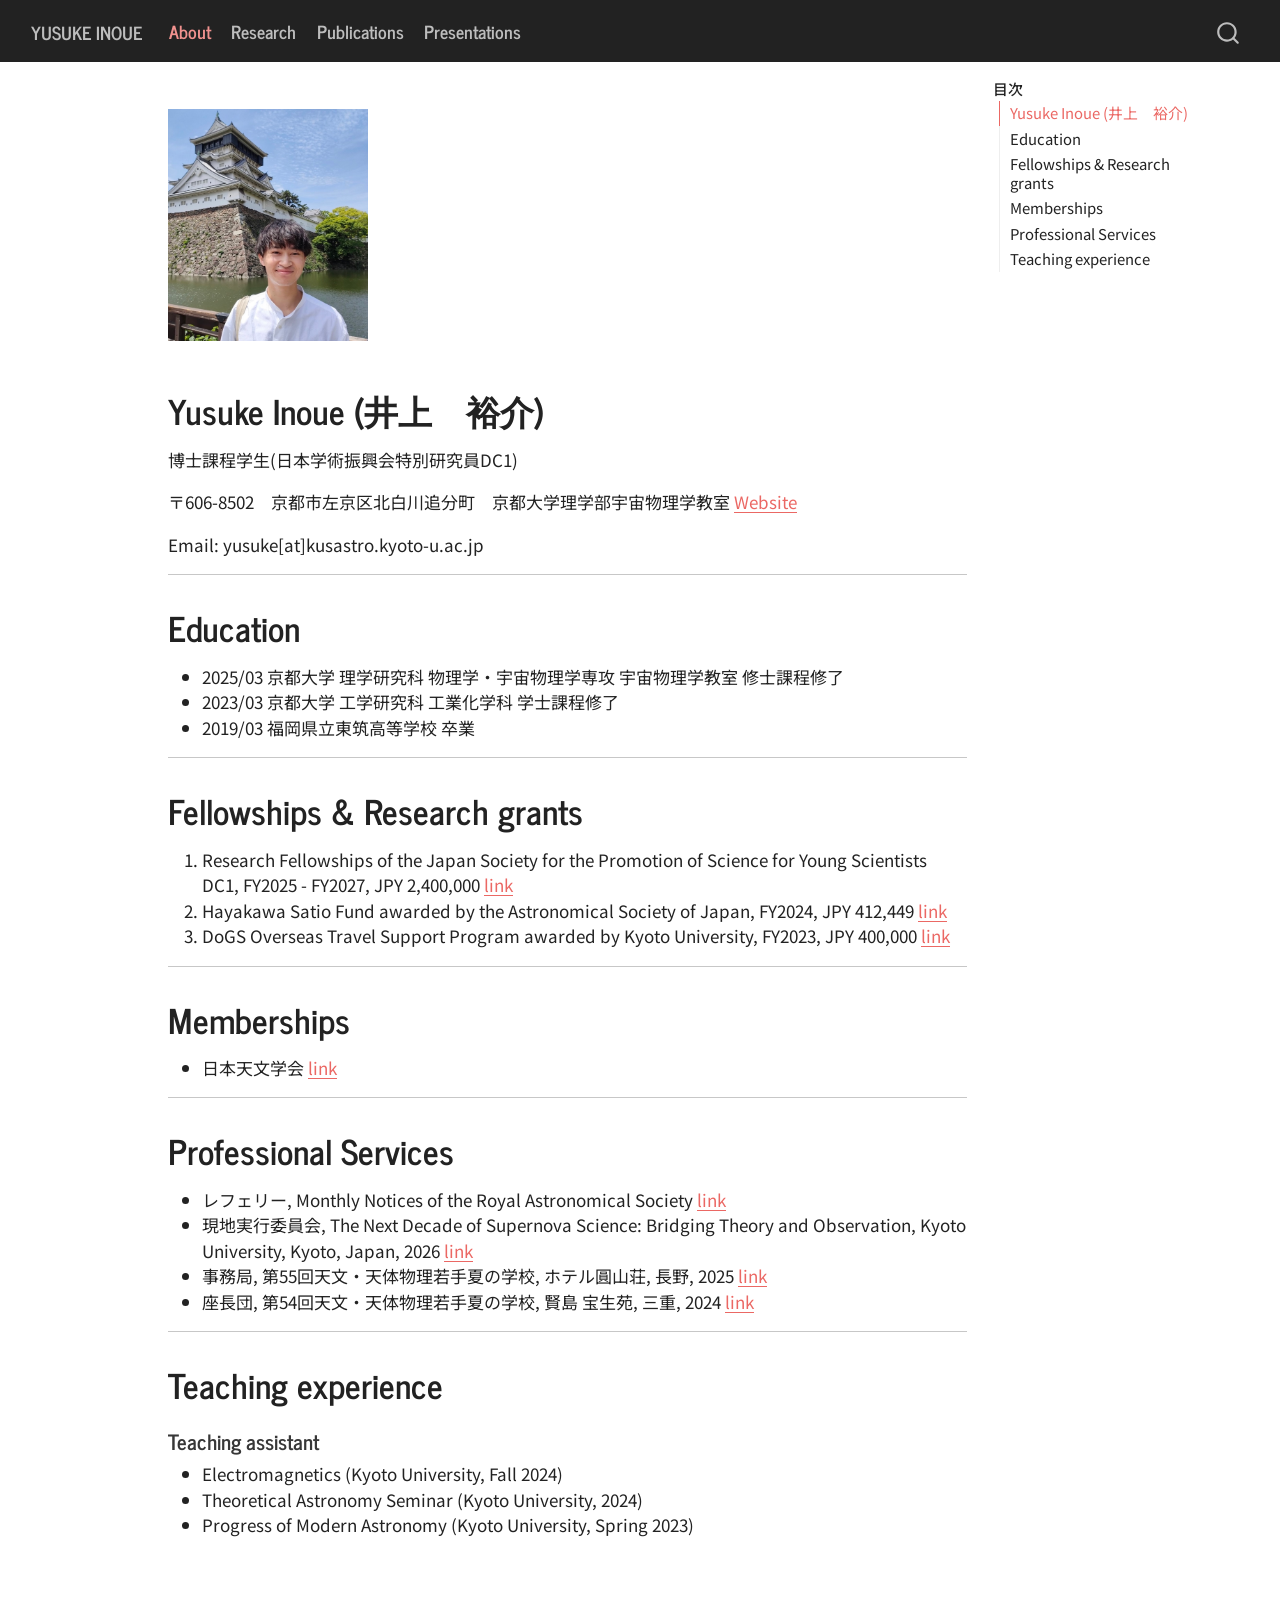
<file: docs/index.html>
<!DOCTYPE html>
<html xmlns="http://www.w3.org/1999/xhtml" lang="ja" xml:lang="ja"><head>

<meta charset="utf-8">
<meta name="generator" content="quarto-1.9.37">

<meta name="viewport" content="width=device-width, initial-scale=1.0, user-scalable=yes">


<title>Yusuke Inoue</title>
<style>
/* Default styles provided by pandoc.
** See https://pandoc.org/MANUAL.html#variables-for-html for config info.
*/
code{white-space: pre-wrap;}
span.smallcaps{font-variant: small-caps;}
div.columns{display: flex; gap: min(4vw, 1.5em);}
div.column{flex: auto; overflow-x: auto;}
div.hanging-indent{margin-left: 1.5em; text-indent: -1.5em;}
ul.task-list{list-style: none;}
ul.task-list li input[type="checkbox"] {
  width: 0.8em;
  margin: 0 0.8em 0.2em -1em; /* quarto-specific, see https://github.com/quarto-dev/quarto-cli/issues/4556 */ 
  vertical-align: middle;
}
</style>


<script src="site_libs/quarto-nav/quarto-nav.js"></script>
<script src="site_libs/quarto-nav/headroom.min.js"></script>
<script src="site_libs/clipboard/clipboard.min.js"></script>
<script src="site_libs/quarto-search/autocomplete.umd.js"></script>
<script src="site_libs/quarto-search/fuse.min.js"></script>
<script src="site_libs/quarto-search/quarto-search.js"></script>
<meta name="quarto:offset" content="./">
<script src="site_libs/quarto-html/quarto.js" type="module"></script>
<script src="site_libs/quarto-html/tabsets/tabsets.js" type="module"></script>
<script src="site_libs/quarto-html/popper.min.js"></script>
<script src="site_libs/quarto-html/tippy.umd.min.js"></script>
<script src="site_libs/quarto-html/anchor.min.js"></script>
<link href="site_libs/quarto-html/tippy.css" rel="stylesheet">
<link href="site_libs/quarto-html/quarto-syntax-highlighting-7f8f88aac4f3542376d5c11b86a4c14d.css" rel="stylesheet" id="quarto-text-highlighting-styles">
<script src="site_libs/bootstrap/bootstrap.min.js"></script>
<link href="site_libs/bootstrap/bootstrap-icons.css" rel="stylesheet">
<link href="site_libs/bootstrap/bootstrap-e33d08fc6831e8155f3b610a371344bc.min.css" rel="stylesheet" append-hash="true" id="quarto-bootstrap" data-mode="light">
<script id="quarto-search-options" type="application/json">{
  "location": "navbar",
  "copy-button": false,
  "collapse-after": 3,
  "panel-placement": "end",
  "type": "overlay",
  "limit": 50,
  "keyboard-shortcut": [
    "f",
    "/",
    "s"
  ],
  "show-item-context": false,
  "language": {
    "search-no-results-text": "一致なし",
    "search-matching-documents-text": "一致した文書",
    "search-copy-link-title": "検索へのリンクをコピー",
    "search-hide-matches-text": "追加の検索結果を非表示",
    "search-more-match-text": "追加の検索結果",
    "search-more-matches-text": "追加の検索結果",
    "search-clear-button-title": "消去",
    "search-text-placeholder": "",
    "search-detached-cancel-button-title": "取消",
    "search-submit-button-title": "検索",
    "search-label": "サーチ"
  }
}</script>
<link rel="preconnect" href="https://fonts.googleapis.com">
<link rel="preconnect" href="https://fonts.gstatic.com" crossorigin="">
<link href="https://fonts.googleapis.com/css2?family=Noto+Sans+JP:wght@400;700&amp;display=swap" rel="stylesheet">


</head>

<body class="nav-fixed quarto-light">

<div id="quarto-search-results"></div>
  <header id="quarto-header" class="headroom fixed-top">
    <nav class="navbar navbar-expand-lg " data-bs-theme="dark">
      <div class="navbar-container container-fluid">
      <div class="navbar-brand-container mx-auto">
    <a class="navbar-brand" href="./index.html">
    <span class="navbar-title">Yusuke Inoue</span>
    </a>
  </div>
            <div id="quarto-search" class="" title="サーチ"></div>
          <button class="navbar-toggler" type="button" data-bs-toggle="collapse" data-bs-target="#navbarCollapse" aria-controls="navbarCollapse" role="menu" aria-expanded="false" aria-label="ナビゲーションを切り替える" onclick="if (window.quartoToggleHeadroom) { window.quartoToggleHeadroom(); }">
  <span class="navbar-toggler-icon"></span>
</button>
          <div class="collapse navbar-collapse" id="navbarCollapse">
            <ul class="navbar-nav navbar-nav-scroll me-auto">
  <li class="nav-item">
    <a class="nav-link active" href="./index.html" aria-current="page"> 
<span class="menu-text">About</span></a>
  </li>  
  <li class="nav-item">
    <a class="nav-link" href="./research.html"> 
<span class="menu-text">Research</span></a>
  </li>  
  <li class="nav-item">
    <a class="nav-link" href="./publications.html"> 
<span class="menu-text">Publications</span></a>
  </li>  
  <li class="nav-item">
    <a class="nav-link" href="./presentations.html"> 
<span class="menu-text">Presentations</span></a>
  </li>  
</ul>
          </div> <!-- /navcollapse -->
            <div class="quarto-navbar-tools">
</div>
      </div> <!-- /container-fluid -->
    </nav>
</header>
<!-- content -->
<div id="quarto-content" class="quarto-container page-columns page-rows-contents page-layout-article page-navbar">
<!-- sidebar -->
<!-- margin-sidebar -->
    <div id="quarto-margin-sidebar" class="sidebar margin-sidebar">
        <nav id="TOC" role="doc-toc" class="toc-active">
    <h2 id="toc-title">目次</h2>
   
  <ul>
  <li><a href="#yusuke-inoue-井上-裕介" id="toc-yusuke-inoue-井上-裕介" class="nav-link active" data-scroll-target="#yusuke-inoue-井上-裕介">Yusuke Inoue (井上　裕介)</a></li>
  <li><a href="#education" id="toc-education" class="nav-link" data-scroll-target="#education">Education</a></li>
  <li><a href="#fellowships-research-grants" id="toc-fellowships-research-grants" class="nav-link" data-scroll-target="#fellowships-research-grants">Fellowships &amp; Research grants</a></li>
  <li><a href="#memberships" id="toc-memberships" class="nav-link" data-scroll-target="#memberships">Memberships</a></li>
  <li><a href="#professional-services" id="toc-professional-services" class="nav-link" data-scroll-target="#professional-services">Professional Services</a></li>
  <li><a href="#teaching-experience" id="toc-teaching-experience" class="nav-link" data-scroll-target="#teaching-experience">Teaching experience</a></li>
  </ul>
</nav>
    </div>
<!-- main -->
<main class="content" id="quarto-document-content"><header id="title-block-header" class="quarto-title-block"></header>




<div class="quarto-figure quarto-figure-left">
<figure class="figure">
<p><img src="figs/me2.jpg" class="img-fluid quarto-figure quarto-figure-left figure-img" width="200"></p>
</figure>
</div>
<section id="yusuke-inoue-井上-裕介" class="level1">
<h1>Yusuke Inoue (井上　裕介)</h1>
<p>博士課程学生(日本学術振興会特別研究員DC1)</p>
<p>〒606-8502　京都市左京区北白川追分町　京都大学理学部宇宙物理学教室 <a href="https://www2.kusastro.kyoto-u.ac.jp/ja/">Website</a></p>
<p>Email: yusuke[at]kusastro.kyoto-u.ac.jp</p>
<hr>
</section>
<section id="education" class="level1">
<h1>Education</h1>
<ul>
<li>2025/03 京都大学 理学研究科 物理学・宇宙物理学専攻 宇宙物理学教室 修士課程修了</li>
<li>2023/03 京都大学 工学研究科 工業化学科 学士課程修了</li>
<li>2019/03 福岡県立東筑高等学校 卒業</li>
</ul>
<hr>
</section>
<section id="fellowships-research-grants" class="level1">
<h1>Fellowships &amp; Research grants</h1>
<ol type="1">
<li>Research Fellowships of the Japan Society for the Promotion of Science for Young Scientists DC1, FY2025 - FY2027, JPY 2,400,000 <a href="https://kaken.nii.ac.jp/ja/grant/KAKENHI-PROJECT-25KJ1472/">link</a></li>
<li>Hayakawa Satio Fund awarded by the Astronomical Society of Japan, FY2024, JPY 412,449 <a href="(https://www.asj.or.jp/jp/activities/expenses/hayakawa_fund/recipients/2024/)">link</a></li>
<li>DoGS Overseas Travel Support Program awarded by Kyoto University, FY2023, JPY 400,000 <a href="https://www.kugd.k.kyoto-u.ac.jp/office/dogs2023_02_houkoku">link</a></li>
</ol>
<hr>
</section>
<section id="memberships" class="level1">
<h1>Memberships</h1>
<ul>
<li>日本天文学会 <a href="https://www.asj.or.jp/jp/">link</a></li>
</ul>
<hr>
</section>
<section id="professional-services" class="level1">
<h1>Professional Services</h1>
<ul>
<li>レフェリー, Monthly Notices of the Royal Astronomical Society <a href="https://academic.oup.com/mnras">link</a></li>
<li>現地実行委員会, The Next Decade of Supernova Science: Bridging Theory and Observation, Kyoto University, Kyoto, Japan, 2026 <a href="https://sites.google.com/view/nextdecadeofsnscience/registration?authuser=0">link</a></li>
<li>事務局, 第55回天文・天体物理若手夏の学校, ホテル圓山荘, 長野, 2025 <a href="https://astro-wakate.sakura.ne.jp/ss2025/staff/">link</a></li>
<li>座長団, 第54回天文・天体物理若手夏の学校, 賢島 宝生苑, 三重, 2024 <a href="https://astro-wakate.sakura.ne.jp/ss2024/session/">link</a></li>
</ul>
<hr>
</section>
<section id="teaching-experience" class="level1">
<h1>Teaching experience</h1>
<section id="teaching-assistant" class="level4">
<h4 class="anchored" data-anchor-id="teaching-assistant">Teaching assistant</h4>
<ul>
<li>Electromagnetics (Kyoto University, Fall 2024)</li>
<li>Theoretical Astronomy Seminar (Kyoto University, 2024)</li>
<li>Progress of Modern Astronomy (Kyoto University, Spring 2023)</li>
</ul>


</section>
</section>

</main> <!-- /main -->
<script id="quarto-html-after-body" type="application/javascript">
  window.document.addEventListener("DOMContentLoaded", function (event) {
    const icon = "";
    const anchorJS = new window.AnchorJS();
    anchorJS.options = {
      placement: 'right',
      icon: icon
    };
    anchorJS.add('.anchored');
    const isCodeAnnotation = (el) => {
      for (const clz of el.classList) {
        if (clz.startsWith('code-annotation-')) {                     
          return true;
        }
      }
      return false;
    }
    const onCopySuccess = function(e) {
      // button target
      const button = e.trigger;
      // don't keep focus
      button.blur();
      // flash "checked"
      button.classList.add('code-copy-button-checked');
      var currentTitle = button.getAttribute("title");
      button.setAttribute("title", "コピーしました");
      let tooltip;
      if (window.bootstrap) {
        button.setAttribute("data-bs-toggle", "tooltip");
        button.setAttribute("data-bs-placement", "left");
        button.setAttribute("data-bs-title", "コピーしました");
        tooltip = new bootstrap.Tooltip(button, 
          { trigger: "manual", 
            customClass: "code-copy-button-tooltip",
            offset: [0, -8]});
        tooltip.show();    
      }
      setTimeout(function() {
        if (tooltip) {
          tooltip.hide();
          button.removeAttribute("data-bs-title");
          button.removeAttribute("data-bs-toggle");
          button.removeAttribute("data-bs-placement");
        }
        button.setAttribute("title", currentTitle);
        button.classList.remove('code-copy-button-checked');
      }, 1000);
      // clear code selection
      e.clearSelection();
    }
    const getTextToCopy = function(trigger) {
      const outerScaffold = trigger.parentElement.cloneNode(true);
      const codeEl = outerScaffold.querySelector('code');
      for (const childEl of codeEl.children) {
        if (isCodeAnnotation(childEl)) {
          childEl.remove();
        }
      }
      return codeEl.innerText;
    }
    const clipboard = new window.ClipboardJS('.code-copy-button:not([data-in-quarto-modal])', {
      text: getTextToCopy
    });
    clipboard.on('success', onCopySuccess);
    if (window.document.getElementById('quarto-embedded-source-code-modal')) {
      const clipboardModal = new window.ClipboardJS('.code-copy-button[data-in-quarto-modal]', {
        text: getTextToCopy,
        container: window.document.getElementById('quarto-embedded-source-code-modal')
      });
      clipboardModal.on('success', onCopySuccess);
    }
      var localhostRegex = new RegExp(/^(?:http|https):\/\/localhost\:?[0-9]*\//);
      var mailtoRegex = new RegExp(/^mailto:/);
        var filterRegex = new RegExp('/' + window.location.host + '/');
      var isInternal = (href) => {
          return filterRegex.test(href) || localhostRegex.test(href) || mailtoRegex.test(href);
      }
      // Inspect non-navigation links and adorn them if external
     var links = window.document.querySelectorAll('a[href]:not(.nav-link):not(.navbar-brand):not(.toc-action):not(.sidebar-link):not(.sidebar-item-toggle):not(.pagination-link):not(.no-external):not([aria-hidden]):not(.dropdown-item):not(.quarto-navigation-tool):not(.about-link)');
      for (var i=0; i<links.length; i++) {
        const link = links[i];
        if (!isInternal(link.href)) {
          // undo the damage that might have been done by quarto-nav.js in the case of
          // links that we want to consider external
          if (link.dataset.originalHref !== undefined) {
            link.href = link.dataset.originalHref;
          }
        }
      }
    function tippyHover(el, contentFn, onTriggerFn, onUntriggerFn) {
      const config = {
        allowHTML: true,
        maxWidth: 500,
        delay: 100,
        arrow: false,
        appendTo: function(el) {
            return el.parentElement;
        },
        interactive: true,
        interactiveBorder: 10,
        theme: 'quarto',
        placement: 'bottom-start',
      };
      if (contentFn) {
        config.content = contentFn;
      }
      if (onTriggerFn) {
        config.onTrigger = onTriggerFn;
      }
      if (onUntriggerFn) {
        config.onUntrigger = onUntriggerFn;
      }
      window.tippy(el, config); 
    }
    const noterefs = window.document.querySelectorAll('a[role="doc-noteref"]');
    for (var i=0; i<noterefs.length; i++) {
      const ref = noterefs[i];
      tippyHover(ref, function() {
        // use id or data attribute instead here
        let href = ref.getAttribute('data-footnote-href') || ref.getAttribute('href');
        try { href = new URL(href).hash; } catch {}
        const id = href.replace(/^#\/?/, "");
        const note = window.document.getElementById(id);
        if (note) {
          return note.innerHTML;
        } else {
          return "";
        }
      });
    }
    const xrefs = window.document.querySelectorAll('a.quarto-xref');
    const processXRef = (id, note) => {
      // Strip column container classes
      const stripColumnClz = (el) => {
        el.classList.remove("page-full", "page-columns");
        if (el.children) {
          for (const child of el.children) {
            stripColumnClz(child);
          }
        }
      }
      stripColumnClz(note)
      if (id === null || id.startsWith('sec-')) {
        // Special case sections, only their first couple elements
        const container = document.createElement("div");
        if (note.children && note.children.length > 2) {
          container.appendChild(note.children[0].cloneNode(true));
          for (let i = 1; i < note.children.length; i++) {
            const child = note.children[i];
            if (child.tagName === "P" && child.innerText === "") {
              continue;
            } else {
              container.appendChild(child.cloneNode(true));
              break;
            }
          }
          if (window.Quarto?.typesetMath) {
            window.Quarto.typesetMath(container);
          }
          return container.innerHTML
        } else {
          if (window.Quarto?.typesetMath) {
            window.Quarto.typesetMath(note);
          }
          return note.innerHTML;
        }
      } else {
        // Remove any anchor links if they are present
        const anchorLink = note.querySelector('a.anchorjs-link');
        if (anchorLink) {
          anchorLink.remove();
        }
        if (window.Quarto?.typesetMath) {
          window.Quarto.typesetMath(note);
        }
        if (note.classList.contains("callout")) {
          return note.outerHTML;
        } else {
          return note.innerHTML;
        }
      }
    }
    for (var i=0; i<xrefs.length; i++) {
      const xref = xrefs[i];
      tippyHover(xref, undefined, function(instance) {
        instance.disable();
        let url = xref.getAttribute('href');
        let hash = undefined; 
        if (url.startsWith('#')) {
          hash = url;
        } else {
          try { hash = new URL(url).hash; } catch {}
        }
        if (hash) {
          const id = hash.replace(/^#\/?/, "");
          const note = window.document.getElementById(id);
          if (note !== null) {
            try {
              const html = processXRef(id, note.cloneNode(true));
              instance.setContent(html);
            } finally {
              instance.enable();
              instance.show();
            }
          } else {
            // See if we can fetch this
            fetch(url.split('#')[0])
            .then(res => res.text())
            .then(html => {
              const parser = new DOMParser();
              const htmlDoc = parser.parseFromString(html, "text/html");
              const note = htmlDoc.getElementById(id);
              if (note !== null) {
                const html = processXRef(id, note);
                instance.setContent(html);
              } 
            }).finally(() => {
              instance.enable();
              instance.show();
            });
          }
        } else {
          // See if we can fetch a full url (with no hash to target)
          // This is a special case and we should probably do some content thinning / targeting
          fetch(url)
          .then(res => res.text())
          .then(html => {
            const parser = new DOMParser();
            const htmlDoc = parser.parseFromString(html, "text/html");
            const note = htmlDoc.querySelector('main.content');
            if (note !== null) {
              // This should only happen for chapter cross references
              // (since there is no id in the URL)
              // remove the first header
              if (note.children.length > 0 && note.children[0].tagName === "HEADER") {
                note.children[0].remove();
              }
              const html = processXRef(null, note);
              instance.setContent(html);
            } 
          }).finally(() => {
            instance.enable();
            instance.show();
          });
        }
      }, function(instance) {
      });
    }
        let selectedAnnoteEl;
        const selectorForAnnotation = ( cell, annotation) => {
          let cellAttr = 'data-code-cell="' + cell + '"';
          let lineAttr = 'data-code-annotation="' +  annotation + '"';
          const selector = 'span[' + cellAttr + '][' + lineAttr + ']';
          return selector;
        }
        const selectCodeLines = (annoteEl) => {
          const doc = window.document;
          const targetCell = annoteEl.getAttribute("data-target-cell");
          const targetAnnotation = annoteEl.getAttribute("data-target-annotation");
          const annoteSpan = window.document.querySelector(selectorForAnnotation(targetCell, targetAnnotation));
          const lines = annoteSpan.getAttribute("data-code-lines").split(",");
          const lineIds = lines.map((line) => {
            return targetCell + "-" + line;
          })
          let top = null;
          let height = null;
          let parent = null;
          if (lineIds.length > 0) {
              //compute the position of the single el (top and bottom and make a div)
              const el = window.document.getElementById(lineIds[0]);
              top = el.offsetTop;
              height = el.offsetHeight;
              parent = el.parentElement.parentElement;
            if (lineIds.length > 1) {
              const lastEl = window.document.getElementById(lineIds[lineIds.length - 1]);
              const bottom = lastEl.offsetTop + lastEl.offsetHeight;
              height = bottom - top;
            }
            if (top !== null && height !== null && parent !== null) {
              // cook up a div (if necessary) and position it 
              let div = window.document.getElementById("code-annotation-line-highlight");
              if (div === null) {
                div = window.document.createElement("div");
                div.setAttribute("id", "code-annotation-line-highlight");
                div.style.position = 'absolute';
                parent.appendChild(div);
              }
              div.style.top = top - 2 + "px";
              div.style.height = height + 4 + "px";
              div.style.left = 0;
              let gutterDiv = window.document.getElementById("code-annotation-line-highlight-gutter");
              if (gutterDiv === null) {
                gutterDiv = window.document.createElement("div");
                gutterDiv.setAttribute("id", "code-annotation-line-highlight-gutter");
                gutterDiv.style.position = 'absolute';
                const codeCell = window.document.getElementById(targetCell);
                const gutter = codeCell.querySelector('.code-annotation-gutter');
                gutter.appendChild(gutterDiv);
              }
              gutterDiv.style.top = top - 2 + "px";
              gutterDiv.style.height = height + 4 + "px";
            }
            selectedAnnoteEl = annoteEl;
          }
        };
        const unselectCodeLines = () => {
          const elementsIds = ["code-annotation-line-highlight", "code-annotation-line-highlight-gutter"];
          elementsIds.forEach((elId) => {
            const div = window.document.getElementById(elId);
            if (div) {
              div.remove();
            }
          });
          selectedAnnoteEl = undefined;
        };
          // Handle positioning of the toggle
      window.addEventListener(
        "resize",
        throttle(() => {
          elRect = undefined;
          if (selectedAnnoteEl) {
            selectCodeLines(selectedAnnoteEl);
          }
        }, 10)
      );
      function throttle(fn, ms) {
      let throttle = false;
      let timer;
        return (...args) => {
          if(!throttle) { // first call gets through
              fn.apply(this, args);
              throttle = true;
          } else { // all the others get throttled
              if(timer) clearTimeout(timer); // cancel #2
              timer = setTimeout(() => {
                fn.apply(this, args);
                timer = throttle = false;
              }, ms);
          }
        };
      }
        // Attach click handler to the DT
        const annoteDls = window.document.querySelectorAll('dt[data-target-cell]');
        for (const annoteDlNode of annoteDls) {
          annoteDlNode.addEventListener('click', (event) => {
            const clickedEl = event.target;
            if (clickedEl !== selectedAnnoteEl) {
              unselectCodeLines();
              const activeEl = window.document.querySelector('dt[data-target-cell].code-annotation-active');
              if (activeEl) {
                activeEl.classList.remove('code-annotation-active');
              }
              selectCodeLines(clickedEl);
              clickedEl.classList.add('code-annotation-active');
            } else {
              // Unselect the line
              unselectCodeLines();
              clickedEl.classList.remove('code-annotation-active');
            }
          });
        }
    const findCites = (el) => {
      const parentEl = el.parentElement;
      if (parentEl) {
        const cites = parentEl.dataset.cites;
        if (cites) {
          return {
            el,
            cites: cites.split(' ')
          };
        } else {
          return findCites(el.parentElement)
        }
      } else {
        return undefined;
      }
    };
    var bibliorefs = window.document.querySelectorAll('a[role="doc-biblioref"]');
    for (var i=0; i<bibliorefs.length; i++) {
      const ref = bibliorefs[i];
      const citeInfo = findCites(ref);
      if (citeInfo) {
        tippyHover(citeInfo.el, function() {
          var popup = window.document.createElement('div');
          citeInfo.cites.forEach(function(cite) {
            var citeDiv = window.document.createElement('div');
            citeDiv.classList.add('hanging-indent');
            citeDiv.classList.add('csl-entry');
            var biblioDiv = window.document.getElementById('ref-' + cite);
            if (biblioDiv) {
              citeDiv.innerHTML = biblioDiv.innerHTML;
            }
            popup.appendChild(citeDiv);
          });
          return popup.innerHTML;
        });
      }
    }
  });
  </script>
</div> <!-- /content -->




</body></html>
</file>
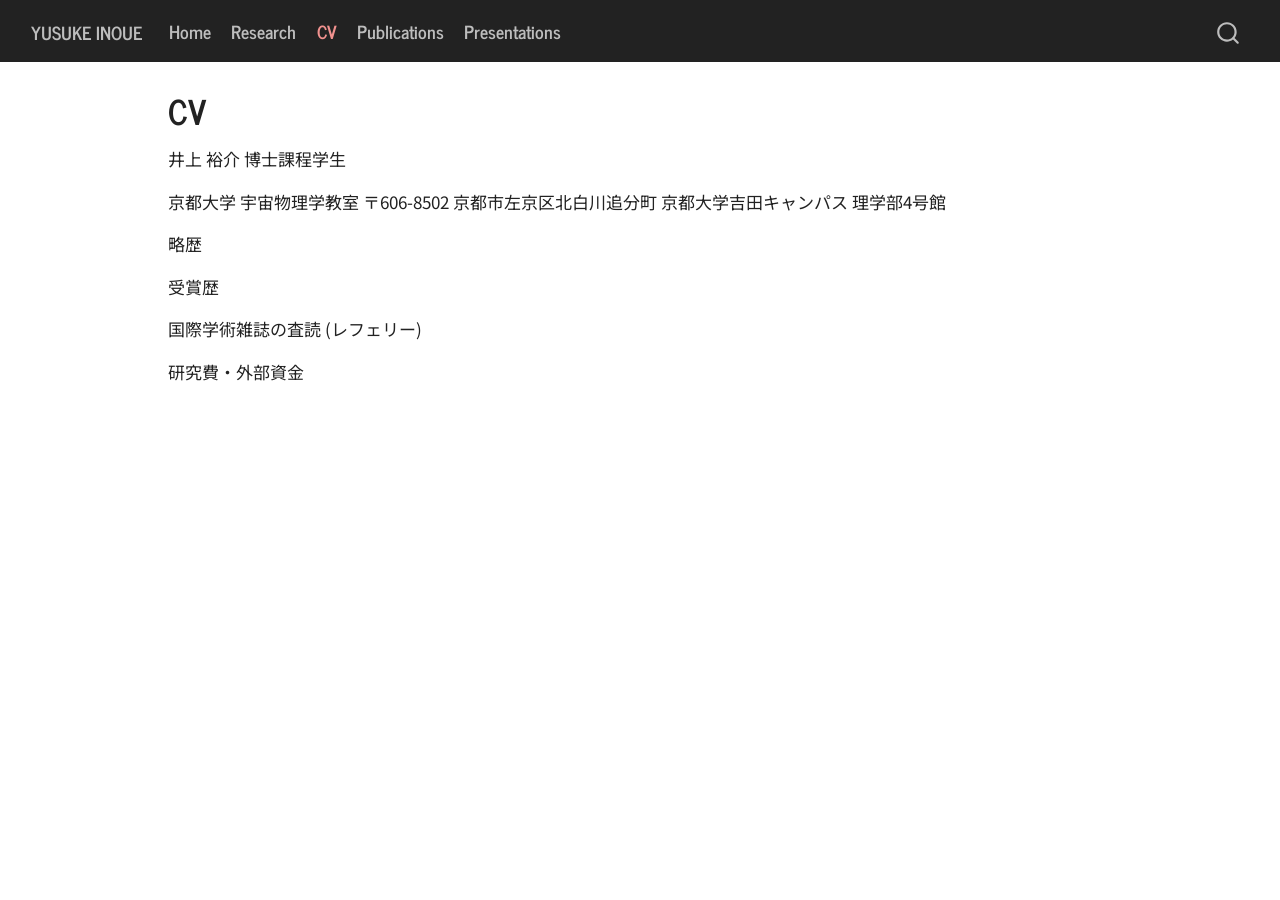
<file: docs/curriculum_vitae.html>
<!DOCTYPE html>
<html xmlns="http://www.w3.org/1999/xhtml" lang="ja" xml:lang="ja"><head>

<meta charset="utf-8">
<meta name="generator" content="quarto-1.9.37">

<meta name="viewport" content="width=device-width, initial-scale=1.0, user-scalable=yes">


<title>CV – Yusuke Inoue</title>
<style>
/* Default styles provided by pandoc.
** See https://pandoc.org/MANUAL.html#variables-for-html for config info.
*/
code{white-space: pre-wrap;}
span.smallcaps{font-variant: small-caps;}
div.columns{display: flex; gap: min(4vw, 1.5em);}
div.column{flex: auto; overflow-x: auto;}
div.hanging-indent{margin-left: 1.5em; text-indent: -1.5em;}
ul.task-list{list-style: none;}
ul.task-list li input[type="checkbox"] {
  width: 0.8em;
  margin: 0 0.8em 0.2em -1em; /* quarto-specific, see https://github.com/quarto-dev/quarto-cli/issues/4556 */ 
  vertical-align: middle;
}
</style>


<script src="site_libs/quarto-nav/quarto-nav.js"></script>
<script src="site_libs/quarto-nav/headroom.min.js"></script>
<script src="site_libs/clipboard/clipboard.min.js"></script>
<script src="site_libs/quarto-search/autocomplete.umd.js"></script>
<script src="site_libs/quarto-search/fuse.min.js"></script>
<script src="site_libs/quarto-search/quarto-search.js"></script>
<meta name="quarto:offset" content="./">
<script src="site_libs/quarto-html/quarto.js" type="module"></script>
<script src="site_libs/quarto-html/tabsets/tabsets.js" type="module"></script>
<script src="site_libs/quarto-html/popper.min.js"></script>
<script src="site_libs/quarto-html/tippy.umd.min.js"></script>
<script src="site_libs/quarto-html/anchor.min.js"></script>
<link href="site_libs/quarto-html/tippy.css" rel="stylesheet">
<link href="site_libs/quarto-html/quarto-syntax-highlighting-7f8f88aac4f3542376d5c11b86a4c14d.css" rel="stylesheet" id="quarto-text-highlighting-styles">
<script src="site_libs/bootstrap/bootstrap.min.js"></script>
<link href="site_libs/bootstrap/bootstrap-icons.css" rel="stylesheet">
<link href="site_libs/bootstrap/bootstrap-e33d08fc6831e8155f3b610a371344bc.min.css" rel="stylesheet" append-hash="true" id="quarto-bootstrap" data-mode="light">
<script id="quarto-search-options" type="application/json">{
  "location": "navbar",
  "copy-button": false,
  "collapse-after": 3,
  "panel-placement": "end",
  "type": "overlay",
  "limit": 50,
  "keyboard-shortcut": [
    "f",
    "/",
    "s"
  ],
  "show-item-context": false,
  "language": {
    "search-no-results-text": "一致なし",
    "search-matching-documents-text": "一致した文書",
    "search-copy-link-title": "検索へのリンクをコピー",
    "search-hide-matches-text": "追加の検索結果を非表示",
    "search-more-match-text": "追加の検索結果",
    "search-more-matches-text": "追加の検索結果",
    "search-clear-button-title": "消去",
    "search-text-placeholder": "",
    "search-detached-cancel-button-title": "取消",
    "search-submit-button-title": "検索",
    "search-label": "サーチ"
  }
}</script>
<link rel="preconnect" href="https://fonts.googleapis.com">
<link rel="preconnect" href="https://fonts.gstatic.com" crossorigin="">
<link href="https://fonts.googleapis.com/css2?family=Noto+Sans+JP:wght@400;700&amp;display=swap" rel="stylesheet">


</head>

<body class="nav-fixed quarto-light">

<div id="quarto-search-results"></div>
  <header id="quarto-header" class="headroom fixed-top">
    <nav class="navbar navbar-expand-lg " data-bs-theme="dark">
      <div class="navbar-container container-fluid">
      <div class="navbar-brand-container mx-auto">
    <a class="navbar-brand" href="./index.html">
    <span class="navbar-title">Yusuke Inoue</span>
    </a>
  </div>
            <div id="quarto-search" class="" title="サーチ"></div>
          <button class="navbar-toggler" type="button" data-bs-toggle="collapse" data-bs-target="#navbarCollapse" aria-controls="navbarCollapse" role="menu" aria-expanded="false" aria-label="ナビゲーションを切り替える" onclick="if (window.quartoToggleHeadroom) { window.quartoToggleHeadroom(); }">
  <span class="navbar-toggler-icon"></span>
</button>
          <div class="collapse navbar-collapse" id="navbarCollapse">
            <ul class="navbar-nav navbar-nav-scroll me-auto">
  <li class="nav-item">
    <a class="nav-link" href="./index.html"> 
<span class="menu-text">Home</span></a>
  </li>  
  <li class="nav-item">
    <a class="nav-link" href="./research.html"> 
<span class="menu-text">Research</span></a>
  </li>  
  <li class="nav-item">
    <a class="nav-link active" href="./curriculum_vitae.html" aria-current="page"> 
<span class="menu-text">CV</span></a>
  </li>  
  <li class="nav-item">
    <a class="nav-link" href="./publications.html"> 
<span class="menu-text">Publications</span></a>
  </li>  
  <li class="nav-item">
    <a class="nav-link" href="./presentations.html"> 
<span class="menu-text">Presentations</span></a>
  </li>  
</ul>
          </div> <!-- /navcollapse -->
            <div class="quarto-navbar-tools">
</div>
      </div> <!-- /container-fluid -->
    </nav>
</header>
<!-- content -->
<div id="quarto-content" class="quarto-container page-columns page-rows-contents page-layout-article page-navbar">
<!-- sidebar -->
<!-- margin-sidebar -->
    <div id="quarto-margin-sidebar" class="sidebar margin-sidebar zindex-bottom">
        
    </div>
<!-- main -->
<main class="content" id="quarto-document-content">

<header id="title-block-header" class="quarto-title-block default">
<div class="quarto-title">
<h1 class="title">CV</h1>
</div>



<div class="quarto-title-meta">

    
  
    
  </div>
  


</header>


<p>井上 裕介 博士課程学生</p>
<p>京都大学 宇宙物理学教室 〒606-8502 京都市左京区北白川追分町 京都大学吉田キャンパス 理学部4号館</p>
<p>略歴</p>
<p>受賞歴</p>
<p>国際学術雑誌の査読 (レフェリー)</p>
<p>研究費・外部資金</p>



</main> <!-- /main -->
<script id="quarto-html-after-body" type="application/javascript">
  window.document.addEventListener("DOMContentLoaded", function (event) {
    const icon = "";
    const anchorJS = new window.AnchorJS();
    anchorJS.options = {
      placement: 'right',
      icon: icon
    };
    anchorJS.add('.anchored');
    const isCodeAnnotation = (el) => {
      for (const clz of el.classList) {
        if (clz.startsWith('code-annotation-')) {                     
          return true;
        }
      }
      return false;
    }
    const onCopySuccess = function(e) {
      // button target
      const button = e.trigger;
      // don't keep focus
      button.blur();
      // flash "checked"
      button.classList.add('code-copy-button-checked');
      var currentTitle = button.getAttribute("title");
      button.setAttribute("title", "コピーしました");
      let tooltip;
      if (window.bootstrap) {
        button.setAttribute("data-bs-toggle", "tooltip");
        button.setAttribute("data-bs-placement", "left");
        button.setAttribute("data-bs-title", "コピーしました");
        tooltip = new bootstrap.Tooltip(button, 
          { trigger: "manual", 
            customClass: "code-copy-button-tooltip",
            offset: [0, -8]});
        tooltip.show();    
      }
      setTimeout(function() {
        if (tooltip) {
          tooltip.hide();
          button.removeAttribute("data-bs-title");
          button.removeAttribute("data-bs-toggle");
          button.removeAttribute("data-bs-placement");
        }
        button.setAttribute("title", currentTitle);
        button.classList.remove('code-copy-button-checked');
      }, 1000);
      // clear code selection
      e.clearSelection();
    }
    const getTextToCopy = function(trigger) {
      const outerScaffold = trigger.parentElement.cloneNode(true);
      const codeEl = outerScaffold.querySelector('code');
      for (const childEl of codeEl.children) {
        if (isCodeAnnotation(childEl)) {
          childEl.remove();
        }
      }
      return codeEl.innerText;
    }
    const clipboard = new window.ClipboardJS('.code-copy-button:not([data-in-quarto-modal])', {
      text: getTextToCopy
    });
    clipboard.on('success', onCopySuccess);
    if (window.document.getElementById('quarto-embedded-source-code-modal')) {
      const clipboardModal = new window.ClipboardJS('.code-copy-button[data-in-quarto-modal]', {
        text: getTextToCopy,
        container: window.document.getElementById('quarto-embedded-source-code-modal')
      });
      clipboardModal.on('success', onCopySuccess);
    }
      var localhostRegex = new RegExp(/^(?:http|https):\/\/localhost\:?[0-9]*\//);
      var mailtoRegex = new RegExp(/^mailto:/);
        var filterRegex = new RegExp('/' + window.location.host + '/');
      var isInternal = (href) => {
          return filterRegex.test(href) || localhostRegex.test(href) || mailtoRegex.test(href);
      }
      // Inspect non-navigation links and adorn them if external
     var links = window.document.querySelectorAll('a[href]:not(.nav-link):not(.navbar-brand):not(.toc-action):not(.sidebar-link):not(.sidebar-item-toggle):not(.pagination-link):not(.no-external):not([aria-hidden]):not(.dropdown-item):not(.quarto-navigation-tool):not(.about-link)');
      for (var i=0; i<links.length; i++) {
        const link = links[i];
        if (!isInternal(link.href)) {
          // undo the damage that might have been done by quarto-nav.js in the case of
          // links that we want to consider external
          if (link.dataset.originalHref !== undefined) {
            link.href = link.dataset.originalHref;
          }
        }
      }
    function tippyHover(el, contentFn, onTriggerFn, onUntriggerFn) {
      const config = {
        allowHTML: true,
        maxWidth: 500,
        delay: 100,
        arrow: false,
        appendTo: function(el) {
            return el.parentElement;
        },
        interactive: true,
        interactiveBorder: 10,
        theme: 'quarto',
        placement: 'bottom-start',
      };
      if (contentFn) {
        config.content = contentFn;
      }
      if (onTriggerFn) {
        config.onTrigger = onTriggerFn;
      }
      if (onUntriggerFn) {
        config.onUntrigger = onUntriggerFn;
      }
      window.tippy(el, config); 
    }
    const noterefs = window.document.querySelectorAll('a[role="doc-noteref"]');
    for (var i=0; i<noterefs.length; i++) {
      const ref = noterefs[i];
      tippyHover(ref, function() {
        // use id or data attribute instead here
        let href = ref.getAttribute('data-footnote-href') || ref.getAttribute('href');
        try { href = new URL(href).hash; } catch {}
        const id = href.replace(/^#\/?/, "");
        const note = window.document.getElementById(id);
        if (note) {
          return note.innerHTML;
        } else {
          return "";
        }
      });
    }
    const xrefs = window.document.querySelectorAll('a.quarto-xref');
    const processXRef = (id, note) => {
      // Strip column container classes
      const stripColumnClz = (el) => {
        el.classList.remove("page-full", "page-columns");
        if (el.children) {
          for (const child of el.children) {
            stripColumnClz(child);
          }
        }
      }
      stripColumnClz(note)
      if (id === null || id.startsWith('sec-')) {
        // Special case sections, only their first couple elements
        const container = document.createElement("div");
        if (note.children && note.children.length > 2) {
          container.appendChild(note.children[0].cloneNode(true));
          for (let i = 1; i < note.children.length; i++) {
            const child = note.children[i];
            if (child.tagName === "P" && child.innerText === "") {
              continue;
            } else {
              container.appendChild(child.cloneNode(true));
              break;
            }
          }
          if (window.Quarto?.typesetMath) {
            window.Quarto.typesetMath(container);
          }
          return container.innerHTML
        } else {
          if (window.Quarto?.typesetMath) {
            window.Quarto.typesetMath(note);
          }
          return note.innerHTML;
        }
      } else {
        // Remove any anchor links if they are present
        const anchorLink = note.querySelector('a.anchorjs-link');
        if (anchorLink) {
          anchorLink.remove();
        }
        if (window.Quarto?.typesetMath) {
          window.Quarto.typesetMath(note);
        }
        if (note.classList.contains("callout")) {
          return note.outerHTML;
        } else {
          return note.innerHTML;
        }
      }
    }
    for (var i=0; i<xrefs.length; i++) {
      const xref = xrefs[i];
      tippyHover(xref, undefined, function(instance) {
        instance.disable();
        let url = xref.getAttribute('href');
        let hash = undefined; 
        if (url.startsWith('#')) {
          hash = url;
        } else {
          try { hash = new URL(url).hash; } catch {}
        }
        if (hash) {
          const id = hash.replace(/^#\/?/, "");
          const note = window.document.getElementById(id);
          if (note !== null) {
            try {
              const html = processXRef(id, note.cloneNode(true));
              instance.setContent(html);
            } finally {
              instance.enable();
              instance.show();
            }
          } else {
            // See if we can fetch this
            fetch(url.split('#')[0])
            .then(res => res.text())
            .then(html => {
              const parser = new DOMParser();
              const htmlDoc = parser.parseFromString(html, "text/html");
              const note = htmlDoc.getElementById(id);
              if (note !== null) {
                const html = processXRef(id, note);
                instance.setContent(html);
              } 
            }).finally(() => {
              instance.enable();
              instance.show();
            });
          }
        } else {
          // See if we can fetch a full url (with no hash to target)
          // This is a special case and we should probably do some content thinning / targeting
          fetch(url)
          .then(res => res.text())
          .then(html => {
            const parser = new DOMParser();
            const htmlDoc = parser.parseFromString(html, "text/html");
            const note = htmlDoc.querySelector('main.content');
            if (note !== null) {
              // This should only happen for chapter cross references
              // (since there is no id in the URL)
              // remove the first header
              if (note.children.length > 0 && note.children[0].tagName === "HEADER") {
                note.children[0].remove();
              }
              const html = processXRef(null, note);
              instance.setContent(html);
            } 
          }).finally(() => {
            instance.enable();
            instance.show();
          });
        }
      }, function(instance) {
      });
    }
        let selectedAnnoteEl;
        const selectorForAnnotation = ( cell, annotation) => {
          let cellAttr = 'data-code-cell="' + cell + '"';
          let lineAttr = 'data-code-annotation="' +  annotation + '"';
          const selector = 'span[' + cellAttr + '][' + lineAttr + ']';
          return selector;
        }
        const selectCodeLines = (annoteEl) => {
          const doc = window.document;
          const targetCell = annoteEl.getAttribute("data-target-cell");
          const targetAnnotation = annoteEl.getAttribute("data-target-annotation");
          const annoteSpan = window.document.querySelector(selectorForAnnotation(targetCell, targetAnnotation));
          const lines = annoteSpan.getAttribute("data-code-lines").split(",");
          const lineIds = lines.map((line) => {
            return targetCell + "-" + line;
          })
          let top = null;
          let height = null;
          let parent = null;
          if (lineIds.length > 0) {
              //compute the position of the single el (top and bottom and make a div)
              const el = window.document.getElementById(lineIds[0]);
              top = el.offsetTop;
              height = el.offsetHeight;
              parent = el.parentElement.parentElement;
            if (lineIds.length > 1) {
              const lastEl = window.document.getElementById(lineIds[lineIds.length - 1]);
              const bottom = lastEl.offsetTop + lastEl.offsetHeight;
              height = bottom - top;
            }
            if (top !== null && height !== null && parent !== null) {
              // cook up a div (if necessary) and position it 
              let div = window.document.getElementById("code-annotation-line-highlight");
              if (div === null) {
                div = window.document.createElement("div");
                div.setAttribute("id", "code-annotation-line-highlight");
                div.style.position = 'absolute';
                parent.appendChild(div);
              }
              div.style.top = top - 2 + "px";
              div.style.height = height + 4 + "px";
              div.style.left = 0;
              let gutterDiv = window.document.getElementById("code-annotation-line-highlight-gutter");
              if (gutterDiv === null) {
                gutterDiv = window.document.createElement("div");
                gutterDiv.setAttribute("id", "code-annotation-line-highlight-gutter");
                gutterDiv.style.position = 'absolute';
                const codeCell = window.document.getElementById(targetCell);
                const gutter = codeCell.querySelector('.code-annotation-gutter');
                gutter.appendChild(gutterDiv);
              }
              gutterDiv.style.top = top - 2 + "px";
              gutterDiv.style.height = height + 4 + "px";
            }
            selectedAnnoteEl = annoteEl;
          }
        };
        const unselectCodeLines = () => {
          const elementsIds = ["code-annotation-line-highlight", "code-annotation-line-highlight-gutter"];
          elementsIds.forEach((elId) => {
            const div = window.document.getElementById(elId);
            if (div) {
              div.remove();
            }
          });
          selectedAnnoteEl = undefined;
        };
          // Handle positioning of the toggle
      window.addEventListener(
        "resize",
        throttle(() => {
          elRect = undefined;
          if (selectedAnnoteEl) {
            selectCodeLines(selectedAnnoteEl);
          }
        }, 10)
      );
      function throttle(fn, ms) {
      let throttle = false;
      let timer;
        return (...args) => {
          if(!throttle) { // first call gets through
              fn.apply(this, args);
              throttle = true;
          } else { // all the others get throttled
              if(timer) clearTimeout(timer); // cancel #2
              timer = setTimeout(() => {
                fn.apply(this, args);
                timer = throttle = false;
              }, ms);
          }
        };
      }
        // Attach click handler to the DT
        const annoteDls = window.document.querySelectorAll('dt[data-target-cell]');
        for (const annoteDlNode of annoteDls) {
          annoteDlNode.addEventListener('click', (event) => {
            const clickedEl = event.target;
            if (clickedEl !== selectedAnnoteEl) {
              unselectCodeLines();
              const activeEl = window.document.querySelector('dt[data-target-cell].code-annotation-active');
              if (activeEl) {
                activeEl.classList.remove('code-annotation-active');
              }
              selectCodeLines(clickedEl);
              clickedEl.classList.add('code-annotation-active');
            } else {
              // Unselect the line
              unselectCodeLines();
              clickedEl.classList.remove('code-annotation-active');
            }
          });
        }
    const findCites = (el) => {
      const parentEl = el.parentElement;
      if (parentEl) {
        const cites = parentEl.dataset.cites;
        if (cites) {
          return {
            el,
            cites: cites.split(' ')
          };
        } else {
          return findCites(el.parentElement)
        }
      } else {
        return undefined;
      }
    };
    var bibliorefs = window.document.querySelectorAll('a[role="doc-biblioref"]');
    for (var i=0; i<bibliorefs.length; i++) {
      const ref = bibliorefs[i];
      const citeInfo = findCites(ref);
      if (citeInfo) {
        tippyHover(citeInfo.el, function() {
          var popup = window.document.createElement('div');
          citeInfo.cites.forEach(function(cite) {
            var citeDiv = window.document.createElement('div');
            citeDiv.classList.add('hanging-indent');
            citeDiv.classList.add('csl-entry');
            var biblioDiv = window.document.getElementById('ref-' + cite);
            if (biblioDiv) {
              citeDiv.innerHTML = biblioDiv.innerHTML;
            }
            popup.appendChild(citeDiv);
          });
          return popup.innerHTML;
        });
      }
    }
  });
  </script>
</div> <!-- /content -->




</body></html>
</file>
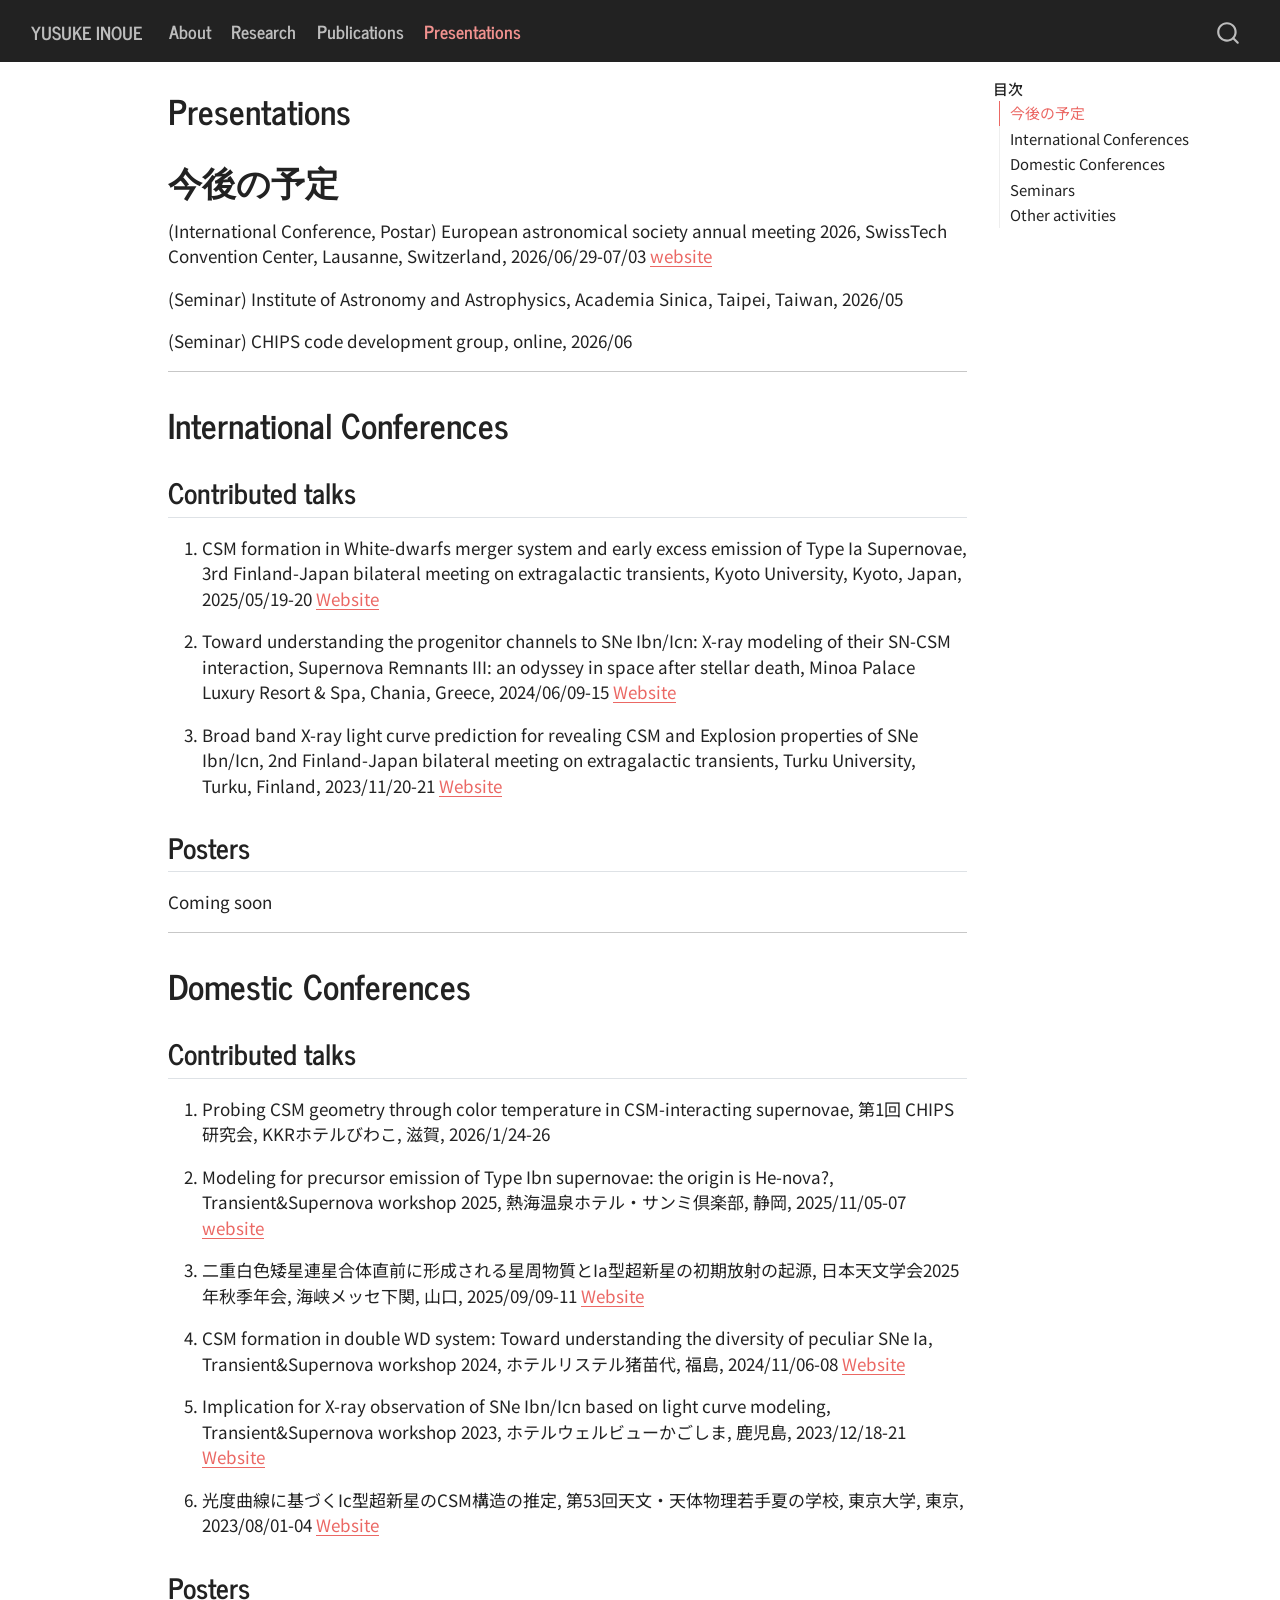
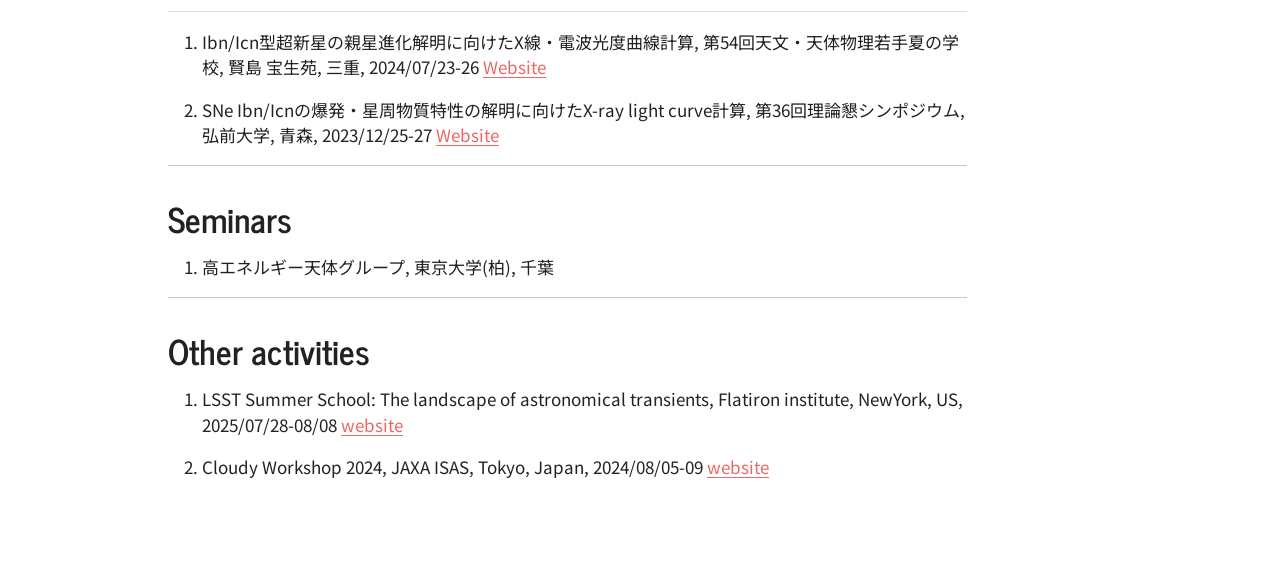
<file: docs/presentations.html>
<!DOCTYPE html>
<html xmlns="http://www.w3.org/1999/xhtml" lang="ja" xml:lang="ja"><head>

<meta charset="utf-8">
<meta name="generator" content="quarto-1.9.37">

<meta name="viewport" content="width=device-width, initial-scale=1.0, user-scalable=yes">


<title>Presentations – Yusuke Inoue</title>
<style>
/* Default styles provided by pandoc.
** See https://pandoc.org/MANUAL.html#variables-for-html for config info.
*/
code{white-space: pre-wrap;}
span.smallcaps{font-variant: small-caps;}
div.columns{display: flex; gap: min(4vw, 1.5em);}
div.column{flex: auto; overflow-x: auto;}
div.hanging-indent{margin-left: 1.5em; text-indent: -1.5em;}
ul.task-list{list-style: none;}
ul.task-list li input[type="checkbox"] {
  width: 0.8em;
  margin: 0 0.8em 0.2em -1em; /* quarto-specific, see https://github.com/quarto-dev/quarto-cli/issues/4556 */ 
  vertical-align: middle;
}
</style>


<script src="site_libs/quarto-nav/quarto-nav.js"></script>
<script src="site_libs/quarto-nav/headroom.min.js"></script>
<script src="site_libs/clipboard/clipboard.min.js"></script>
<script src="site_libs/quarto-search/autocomplete.umd.js"></script>
<script src="site_libs/quarto-search/fuse.min.js"></script>
<script src="site_libs/quarto-search/quarto-search.js"></script>
<meta name="quarto:offset" content="./">
<script src="site_libs/quarto-html/quarto.js" type="module"></script>
<script src="site_libs/quarto-html/tabsets/tabsets.js" type="module"></script>
<script src="site_libs/quarto-html/popper.min.js"></script>
<script src="site_libs/quarto-html/tippy.umd.min.js"></script>
<script src="site_libs/quarto-html/anchor.min.js"></script>
<link href="site_libs/quarto-html/tippy.css" rel="stylesheet">
<link href="site_libs/quarto-html/quarto-syntax-highlighting-7f8f88aac4f3542376d5c11b86a4c14d.css" rel="stylesheet" id="quarto-text-highlighting-styles">
<script src="site_libs/bootstrap/bootstrap.min.js"></script>
<link href="site_libs/bootstrap/bootstrap-icons.css" rel="stylesheet">
<link href="site_libs/bootstrap/bootstrap-e33d08fc6831e8155f3b610a371344bc.min.css" rel="stylesheet" append-hash="true" id="quarto-bootstrap" data-mode="light">
<script id="quarto-search-options" type="application/json">{
  "location": "navbar",
  "copy-button": false,
  "collapse-after": 3,
  "panel-placement": "end",
  "type": "overlay",
  "limit": 50,
  "keyboard-shortcut": [
    "f",
    "/",
    "s"
  ],
  "show-item-context": false,
  "language": {
    "search-no-results-text": "一致なし",
    "search-matching-documents-text": "一致した文書",
    "search-copy-link-title": "検索へのリンクをコピー",
    "search-hide-matches-text": "追加の検索結果を非表示",
    "search-more-match-text": "追加の検索結果",
    "search-more-matches-text": "追加の検索結果",
    "search-clear-button-title": "消去",
    "search-text-placeholder": "",
    "search-detached-cancel-button-title": "取消",
    "search-submit-button-title": "検索",
    "search-label": "サーチ"
  }
}</script>
<link rel="preconnect" href="https://fonts.googleapis.com">
<link rel="preconnect" href="https://fonts.gstatic.com" crossorigin="">
<link href="https://fonts.googleapis.com/css2?family=Noto+Sans+JP:wght@400;700&amp;display=swap" rel="stylesheet">


</head>

<body class="nav-fixed quarto-light">

<div id="quarto-search-results"></div>
  <header id="quarto-header" class="headroom fixed-top">
    <nav class="navbar navbar-expand-lg " data-bs-theme="dark">
      <div class="navbar-container container-fluid">
      <div class="navbar-brand-container mx-auto">
    <a class="navbar-brand" href="./index.html">
    <span class="navbar-title">Yusuke Inoue</span>
    </a>
  </div>
            <div id="quarto-search" class="" title="サーチ"></div>
          <button class="navbar-toggler" type="button" data-bs-toggle="collapse" data-bs-target="#navbarCollapse" aria-controls="navbarCollapse" role="menu" aria-expanded="false" aria-label="ナビゲーションを切り替える" onclick="if (window.quartoToggleHeadroom) { window.quartoToggleHeadroom(); }">
  <span class="navbar-toggler-icon"></span>
</button>
          <div class="collapse navbar-collapse" id="navbarCollapse">
            <ul class="navbar-nav navbar-nav-scroll me-auto">
  <li class="nav-item">
    <a class="nav-link" href="./index.html"> 
<span class="menu-text">About</span></a>
  </li>  
  <li class="nav-item">
    <a class="nav-link" href="./research.html"> 
<span class="menu-text">Research</span></a>
  </li>  
  <li class="nav-item">
    <a class="nav-link" href="./publications.html"> 
<span class="menu-text">Publications</span></a>
  </li>  
  <li class="nav-item">
    <a class="nav-link active" href="./presentations.html" aria-current="page"> 
<span class="menu-text">Presentations</span></a>
  </li>  
</ul>
          </div> <!-- /navcollapse -->
            <div class="quarto-navbar-tools">
</div>
      </div> <!-- /container-fluid -->
    </nav>
</header>
<!-- content -->
<div id="quarto-content" class="quarto-container page-columns page-rows-contents page-layout-article page-navbar">
<!-- sidebar -->
<!-- margin-sidebar -->
    <div id="quarto-margin-sidebar" class="sidebar margin-sidebar">
        <nav id="TOC" role="doc-toc" class="toc-active">
    <h2 id="toc-title">目次</h2>
   
  <ul>
  <li><a href="#今後の予定" id="toc-今後の予定" class="nav-link active" data-scroll-target="#今後の予定">今後の予定</a></li>
  <li><a href="#international-conferences" id="toc-international-conferences" class="nav-link" data-scroll-target="#international-conferences">International Conferences</a>
  <ul class="collapse">
  <li><a href="#contributed-talks" id="toc-contributed-talks" class="nav-link" data-scroll-target="#contributed-talks">Contributed talks</a></li>
  <li><a href="#posters" id="toc-posters" class="nav-link" data-scroll-target="#posters">Posters</a></li>
  </ul></li>
  <li><a href="#domestic-conferences" id="toc-domestic-conferences" class="nav-link" data-scroll-target="#domestic-conferences">Domestic Conferences</a>
  <ul class="collapse">
  <li><a href="#contributed-talks-1" id="toc-contributed-talks-1" class="nav-link" data-scroll-target="#contributed-talks-1">Contributed talks</a></li>
  <li><a href="#posters-1" id="toc-posters-1" class="nav-link" data-scroll-target="#posters-1">Posters</a></li>
  </ul></li>
  <li><a href="#seminars" id="toc-seminars" class="nav-link" data-scroll-target="#seminars">Seminars</a></li>
  <li><a href="#other-activities" id="toc-other-activities" class="nav-link" data-scroll-target="#other-activities">Other activities</a></li>
  </ul>
</nav>
    </div>
<!-- main -->
<main class="content" id="quarto-document-content">

<header id="title-block-header" class="quarto-title-block default">
<div class="quarto-title">
<h1 class="title">Presentations</h1>
</div>



<div class="quarto-title-meta">

    
  
    
  </div>
  


</header>


<section id="今後の予定" class="level1">
<h1>今後の予定</h1>
<p>(International Conference, Postar) European astronomical society annual meeting 2026, SwissTech Convention Center, Lausanne, Switzerland, 2026/06/29-07/03 <a href="https://eas.unige.ch/EAS2026/">website</a></p>
<p>(Seminar) Institute of Astronomy and Astrophysics, Academia Sinica, Taipei, Taiwan, 2026/05</p>
<p>(Seminar) CHIPS code development group, online, 2026/06</p>
<hr>
</section>
<section id="international-conferences" class="level1">
<h1>International Conferences</h1>
<section id="contributed-talks" class="level2">
<h2 class="anchored" data-anchor-id="contributed-talks">Contributed talks</h2>
<ol type="1">
<li><p>CSM formation in White-dwarfs merger system and early excess emission of Type Ia Supernovae, 3rd Finland-Japan bilateral meeting on extragalactic transients, Kyoto University, Kyoto, Japan, 2025/05/19-20 <a href="https://supernova-theory.wixsite.com/japan-finland-sn3/schedule">Website</a></p></li>
<li><p>Toward understanding the progenitor channels to SNe Ibn/Icn: X-ray modeling of their SN-CSM interaction, Supernova Remnants III: an odyssey in space after stellar death, Minoa Palace Luxury Resort &amp; Spa, Chania, Greece, 2024/06/09-15 <a href="https://snr2024.astro.noa.gr/">Website</a></p></li>
<li><p>Broad band X-ray light curve prediction for revealing CSM and Explosion properties of SNe Ibn/Icn, 2nd Finland-Japan bilateral meeting on extragalactic transients, Turku University, Turku, Finland, 2023/11/20-21 <a href="https://supernova-theory.wixsite.com/japan-finland-sn2/schedule">Website</a></p></li>
</ol>
</section>
<section id="posters" class="level2">
<h2 class="anchored" data-anchor-id="posters">Posters</h2>
<p>Coming soon</p>
<hr>
</section>
</section>
<section id="domestic-conferences" class="level1">
<h1>Domestic Conferences</h1>
<section id="contributed-talks-1" class="level2">
<h2 class="anchored" data-anchor-id="contributed-talks-1">Contributed talks</h2>
<ol type="1">
<li><p>Probing CSM geometry through color temperature in CSM-interacting supernovae, 第1回 CHIPS研究会, KKRホテルびわこ, 滋賀, 2026/1/24-26</p></li>
<li><p>Modeling for precursor emission of Type Ibn supernovae: the origin is He-nova?, Transient&amp;Supernova workshop 2025, 熱海温泉ホテル・サンミ倶楽部, 静岡, 2025/11/05-07 <a href="https://sites.google.com/view/snworkshop2025/">website</a></p></li>
<li><p>二重白色矮星連星合体直前に形成される星周物質とIa型超新星の初期放射の起源, 日本天文学会2025年秋季年会, 海峡メッセ下関, 山口, 2025/09/09-11 <a href="https://www.asj.or.jp/nenkai/archive/2025b/">Website</a></p></li>
<li><p>CSM formation in double WD system: Toward understanding the diversity of peculiar SNe Ia, Transient&amp;Supernova workshop 2024, ホテルリステル猪苗代, 福島, 2024/11/06-08 <a href="https://sites.google.com/view/snws2024">Website</a></p></li>
<li><p>Implication for X-ray observation of SNe Ibn/Icn based on light curve modeling, Transient&amp;Supernova workshop 2023, ホテルウェルビューかごしま, 鹿児島, 2023/12/18-21 <a href="https://sites.google.com/view/snws2023kagoshima">Website</a></p></li>
<li><p>光度曲線に基づくIc型超新星のCSM構造の推定, 第53回天文・天体物理若手夏の学校, 東京大学, 東京, 2023/08/01-04 <a href="https://astro-wakate.sakura.ne.jp/ss2023/">Website</a></p></li>
</ol>
</section>
<section id="posters-1" class="level2">
<h2 class="anchored" data-anchor-id="posters-1">Posters</h2>
<ol type="1">
<li><p>Ibn/Icn型超新星の親星進化解明に向けたX線・電波光度曲線計算, 第54回天文・天体物理若手夏の学校, 賢島 宝生苑, 三重, 2024/07/23-26 <a href="https://astro-wakate.sakura.ne.jp/ss2024/">Website</a></p></li>
<li><p>SNe Ibn/Icnの爆発・星周物質特性の解明に向けたX-ray light curve計算, 第36回理論懇シンポジウム, 弘前大学, 青森, 2023/12/25-27 <a href="https://www.hirosaki-u.ac.jp/events/90975/">Website</a></p></li>
</ol>
<hr>
</section>
</section>
<section id="seminars" class="level1">
<h1>Seminars</h1>
<ol type="1">
<li>高エネルギー天体グループ, 東京大学(柏), 千葉</li>
</ol>
<hr>
</section>
<section id="other-activities" class="level1">
<h1>Other activities</h1>
<ol type="1">
<li><p>LSST Summer School: The landscape of astronomical transients, Flatiron institute, NewYork, US, 2025/07/28-08/08 <a href="https://www.simonsfoundation.org/event/cca-summer-school-2025-the-landscape-of-astronomical-transients/">website</a></p></li>
<li><p>Cloudy Workshop 2024, JAXA ISAS, Tokyo, Japan, 2024/08/05-09 <a href="https://xrsrv1.isas.jaxa.jp/event/4/overview">website</a></p></li>
</ol>


</section>

</main> <!-- /main -->
<script id="quarto-html-after-body" type="application/javascript">
  window.document.addEventListener("DOMContentLoaded", function (event) {
    const icon = "";
    const anchorJS = new window.AnchorJS();
    anchorJS.options = {
      placement: 'right',
      icon: icon
    };
    anchorJS.add('.anchored');
    const isCodeAnnotation = (el) => {
      for (const clz of el.classList) {
        if (clz.startsWith('code-annotation-')) {                     
          return true;
        }
      }
      return false;
    }
    const onCopySuccess = function(e) {
      // button target
      const button = e.trigger;
      // don't keep focus
      button.blur();
      // flash "checked"
      button.classList.add('code-copy-button-checked');
      var currentTitle = button.getAttribute("title");
      button.setAttribute("title", "コピーしました");
      let tooltip;
      if (window.bootstrap) {
        button.setAttribute("data-bs-toggle", "tooltip");
        button.setAttribute("data-bs-placement", "left");
        button.setAttribute("data-bs-title", "コピーしました");
        tooltip = new bootstrap.Tooltip(button, 
          { trigger: "manual", 
            customClass: "code-copy-button-tooltip",
            offset: [0, -8]});
        tooltip.show();    
      }
      setTimeout(function() {
        if (tooltip) {
          tooltip.hide();
          button.removeAttribute("data-bs-title");
          button.removeAttribute("data-bs-toggle");
          button.removeAttribute("data-bs-placement");
        }
        button.setAttribute("title", currentTitle);
        button.classList.remove('code-copy-button-checked');
      }, 1000);
      // clear code selection
      e.clearSelection();
    }
    const getTextToCopy = function(trigger) {
      const outerScaffold = trigger.parentElement.cloneNode(true);
      const codeEl = outerScaffold.querySelector('code');
      for (const childEl of codeEl.children) {
        if (isCodeAnnotation(childEl)) {
          childEl.remove();
        }
      }
      return codeEl.innerText;
    }
    const clipboard = new window.ClipboardJS('.code-copy-button:not([data-in-quarto-modal])', {
      text: getTextToCopy
    });
    clipboard.on('success', onCopySuccess);
    if (window.document.getElementById('quarto-embedded-source-code-modal')) {
      const clipboardModal = new window.ClipboardJS('.code-copy-button[data-in-quarto-modal]', {
        text: getTextToCopy,
        container: window.document.getElementById('quarto-embedded-source-code-modal')
      });
      clipboardModal.on('success', onCopySuccess);
    }
      var localhostRegex = new RegExp(/^(?:http|https):\/\/localhost\:?[0-9]*\//);
      var mailtoRegex = new RegExp(/^mailto:/);
        var filterRegex = new RegExp('/' + window.location.host + '/');
      var isInternal = (href) => {
          return filterRegex.test(href) || localhostRegex.test(href) || mailtoRegex.test(href);
      }
      // Inspect non-navigation links and adorn them if external
     var links = window.document.querySelectorAll('a[href]:not(.nav-link):not(.navbar-brand):not(.toc-action):not(.sidebar-link):not(.sidebar-item-toggle):not(.pagination-link):not(.no-external):not([aria-hidden]):not(.dropdown-item):not(.quarto-navigation-tool):not(.about-link)');
      for (var i=0; i<links.length; i++) {
        const link = links[i];
        if (!isInternal(link.href)) {
          // undo the damage that might have been done by quarto-nav.js in the case of
          // links that we want to consider external
          if (link.dataset.originalHref !== undefined) {
            link.href = link.dataset.originalHref;
          }
        }
      }
    function tippyHover(el, contentFn, onTriggerFn, onUntriggerFn) {
      const config = {
        allowHTML: true,
        maxWidth: 500,
        delay: 100,
        arrow: false,
        appendTo: function(el) {
            return el.parentElement;
        },
        interactive: true,
        interactiveBorder: 10,
        theme: 'quarto',
        placement: 'bottom-start',
      };
      if (contentFn) {
        config.content = contentFn;
      }
      if (onTriggerFn) {
        config.onTrigger = onTriggerFn;
      }
      if (onUntriggerFn) {
        config.onUntrigger = onUntriggerFn;
      }
      window.tippy(el, config); 
    }
    const noterefs = window.document.querySelectorAll('a[role="doc-noteref"]');
    for (var i=0; i<noterefs.length; i++) {
      const ref = noterefs[i];
      tippyHover(ref, function() {
        // use id or data attribute instead here
        let href = ref.getAttribute('data-footnote-href') || ref.getAttribute('href');
        try { href = new URL(href).hash; } catch {}
        const id = href.replace(/^#\/?/, "");
        const note = window.document.getElementById(id);
        if (note) {
          return note.innerHTML;
        } else {
          return "";
        }
      });
    }
    const xrefs = window.document.querySelectorAll('a.quarto-xref');
    const processXRef = (id, note) => {
      // Strip column container classes
      const stripColumnClz = (el) => {
        el.classList.remove("page-full", "page-columns");
        if (el.children) {
          for (const child of el.children) {
            stripColumnClz(child);
          }
        }
      }
      stripColumnClz(note)
      if (id === null || id.startsWith('sec-')) {
        // Special case sections, only their first couple elements
        const container = document.createElement("div");
        if (note.children && note.children.length > 2) {
          container.appendChild(note.children[0].cloneNode(true));
          for (let i = 1; i < note.children.length; i++) {
            const child = note.children[i];
            if (child.tagName === "P" && child.innerText === "") {
              continue;
            } else {
              container.appendChild(child.cloneNode(true));
              break;
            }
          }
          if (window.Quarto?.typesetMath) {
            window.Quarto.typesetMath(container);
          }
          return container.innerHTML
        } else {
          if (window.Quarto?.typesetMath) {
            window.Quarto.typesetMath(note);
          }
          return note.innerHTML;
        }
      } else {
        // Remove any anchor links if they are present
        const anchorLink = note.querySelector('a.anchorjs-link');
        if (anchorLink) {
          anchorLink.remove();
        }
        if (window.Quarto?.typesetMath) {
          window.Quarto.typesetMath(note);
        }
        if (note.classList.contains("callout")) {
          return note.outerHTML;
        } else {
          return note.innerHTML;
        }
      }
    }
    for (var i=0; i<xrefs.length; i++) {
      const xref = xrefs[i];
      tippyHover(xref, undefined, function(instance) {
        instance.disable();
        let url = xref.getAttribute('href');
        let hash = undefined; 
        if (url.startsWith('#')) {
          hash = url;
        } else {
          try { hash = new URL(url).hash; } catch {}
        }
        if (hash) {
          const id = hash.replace(/^#\/?/, "");
          const note = window.document.getElementById(id);
          if (note !== null) {
            try {
              const html = processXRef(id, note.cloneNode(true));
              instance.setContent(html);
            } finally {
              instance.enable();
              instance.show();
            }
          } else {
            // See if we can fetch this
            fetch(url.split('#')[0])
            .then(res => res.text())
            .then(html => {
              const parser = new DOMParser();
              const htmlDoc = parser.parseFromString(html, "text/html");
              const note = htmlDoc.getElementById(id);
              if (note !== null) {
                const html = processXRef(id, note);
                instance.setContent(html);
              } 
            }).finally(() => {
              instance.enable();
              instance.show();
            });
          }
        } else {
          // See if we can fetch a full url (with no hash to target)
          // This is a special case and we should probably do some content thinning / targeting
          fetch(url)
          .then(res => res.text())
          .then(html => {
            const parser = new DOMParser();
            const htmlDoc = parser.parseFromString(html, "text/html");
            const note = htmlDoc.querySelector('main.content');
            if (note !== null) {
              // This should only happen for chapter cross references
              // (since there is no id in the URL)
              // remove the first header
              if (note.children.length > 0 && note.children[0].tagName === "HEADER") {
                note.children[0].remove();
              }
              const html = processXRef(null, note);
              instance.setContent(html);
            } 
          }).finally(() => {
            instance.enable();
            instance.show();
          });
        }
      }, function(instance) {
      });
    }
        let selectedAnnoteEl;
        const selectorForAnnotation = ( cell, annotation) => {
          let cellAttr = 'data-code-cell="' + cell + '"';
          let lineAttr = 'data-code-annotation="' +  annotation + '"';
          const selector = 'span[' + cellAttr + '][' + lineAttr + ']';
          return selector;
        }
        const selectCodeLines = (annoteEl) => {
          const doc = window.document;
          const targetCell = annoteEl.getAttribute("data-target-cell");
          const targetAnnotation = annoteEl.getAttribute("data-target-annotation");
          const annoteSpan = window.document.querySelector(selectorForAnnotation(targetCell, targetAnnotation));
          const lines = annoteSpan.getAttribute("data-code-lines").split(",");
          const lineIds = lines.map((line) => {
            return targetCell + "-" + line;
          })
          let top = null;
          let height = null;
          let parent = null;
          if (lineIds.length > 0) {
              //compute the position of the single el (top and bottom and make a div)
              const el = window.document.getElementById(lineIds[0]);
              top = el.offsetTop;
              height = el.offsetHeight;
              parent = el.parentElement.parentElement;
            if (lineIds.length > 1) {
              const lastEl = window.document.getElementById(lineIds[lineIds.length - 1]);
              const bottom = lastEl.offsetTop + lastEl.offsetHeight;
              height = bottom - top;
            }
            if (top !== null && height !== null && parent !== null) {
              // cook up a div (if necessary) and position it 
              let div = window.document.getElementById("code-annotation-line-highlight");
              if (div === null) {
                div = window.document.createElement("div");
                div.setAttribute("id", "code-annotation-line-highlight");
                div.style.position = 'absolute';
                parent.appendChild(div);
              }
              div.style.top = top - 2 + "px";
              div.style.height = height + 4 + "px";
              div.style.left = 0;
              let gutterDiv = window.document.getElementById("code-annotation-line-highlight-gutter");
              if (gutterDiv === null) {
                gutterDiv = window.document.createElement("div");
                gutterDiv.setAttribute("id", "code-annotation-line-highlight-gutter");
                gutterDiv.style.position = 'absolute';
                const codeCell = window.document.getElementById(targetCell);
                const gutter = codeCell.querySelector('.code-annotation-gutter');
                gutter.appendChild(gutterDiv);
              }
              gutterDiv.style.top = top - 2 + "px";
              gutterDiv.style.height = height + 4 + "px";
            }
            selectedAnnoteEl = annoteEl;
          }
        };
        const unselectCodeLines = () => {
          const elementsIds = ["code-annotation-line-highlight", "code-annotation-line-highlight-gutter"];
          elementsIds.forEach((elId) => {
            const div = window.document.getElementById(elId);
            if (div) {
              div.remove();
            }
          });
          selectedAnnoteEl = undefined;
        };
          // Handle positioning of the toggle
      window.addEventListener(
        "resize",
        throttle(() => {
          elRect = undefined;
          if (selectedAnnoteEl) {
            selectCodeLines(selectedAnnoteEl);
          }
        }, 10)
      );
      function throttle(fn, ms) {
      let throttle = false;
      let timer;
        return (...args) => {
          if(!throttle) { // first call gets through
              fn.apply(this, args);
              throttle = true;
          } else { // all the others get throttled
              if(timer) clearTimeout(timer); // cancel #2
              timer = setTimeout(() => {
                fn.apply(this, args);
                timer = throttle = false;
              }, ms);
          }
        };
      }
        // Attach click handler to the DT
        const annoteDls = window.document.querySelectorAll('dt[data-target-cell]');
        for (const annoteDlNode of annoteDls) {
          annoteDlNode.addEventListener('click', (event) => {
            const clickedEl = event.target;
            if (clickedEl !== selectedAnnoteEl) {
              unselectCodeLines();
              const activeEl = window.document.querySelector('dt[data-target-cell].code-annotation-active');
              if (activeEl) {
                activeEl.classList.remove('code-annotation-active');
              }
              selectCodeLines(clickedEl);
              clickedEl.classList.add('code-annotation-active');
            } else {
              // Unselect the line
              unselectCodeLines();
              clickedEl.classList.remove('code-annotation-active');
            }
          });
        }
    const findCites = (el) => {
      const parentEl = el.parentElement;
      if (parentEl) {
        const cites = parentEl.dataset.cites;
        if (cites) {
          return {
            el,
            cites: cites.split(' ')
          };
        } else {
          return findCites(el.parentElement)
        }
      } else {
        return undefined;
      }
    };
    var bibliorefs = window.document.querySelectorAll('a[role="doc-biblioref"]');
    for (var i=0; i<bibliorefs.length; i++) {
      const ref = bibliorefs[i];
      const citeInfo = findCites(ref);
      if (citeInfo) {
        tippyHover(citeInfo.el, function() {
          var popup = window.document.createElement('div');
          citeInfo.cites.forEach(function(cite) {
            var citeDiv = window.document.createElement('div');
            citeDiv.classList.add('hanging-indent');
            citeDiv.classList.add('csl-entry');
            var biblioDiv = window.document.getElementById('ref-' + cite);
            if (biblioDiv) {
              citeDiv.innerHTML = biblioDiv.innerHTML;
            }
            popup.appendChild(citeDiv);
          });
          return popup.innerHTML;
        });
      }
    }
  });
  </script>
</div> <!-- /content -->




</body></html>
</file>
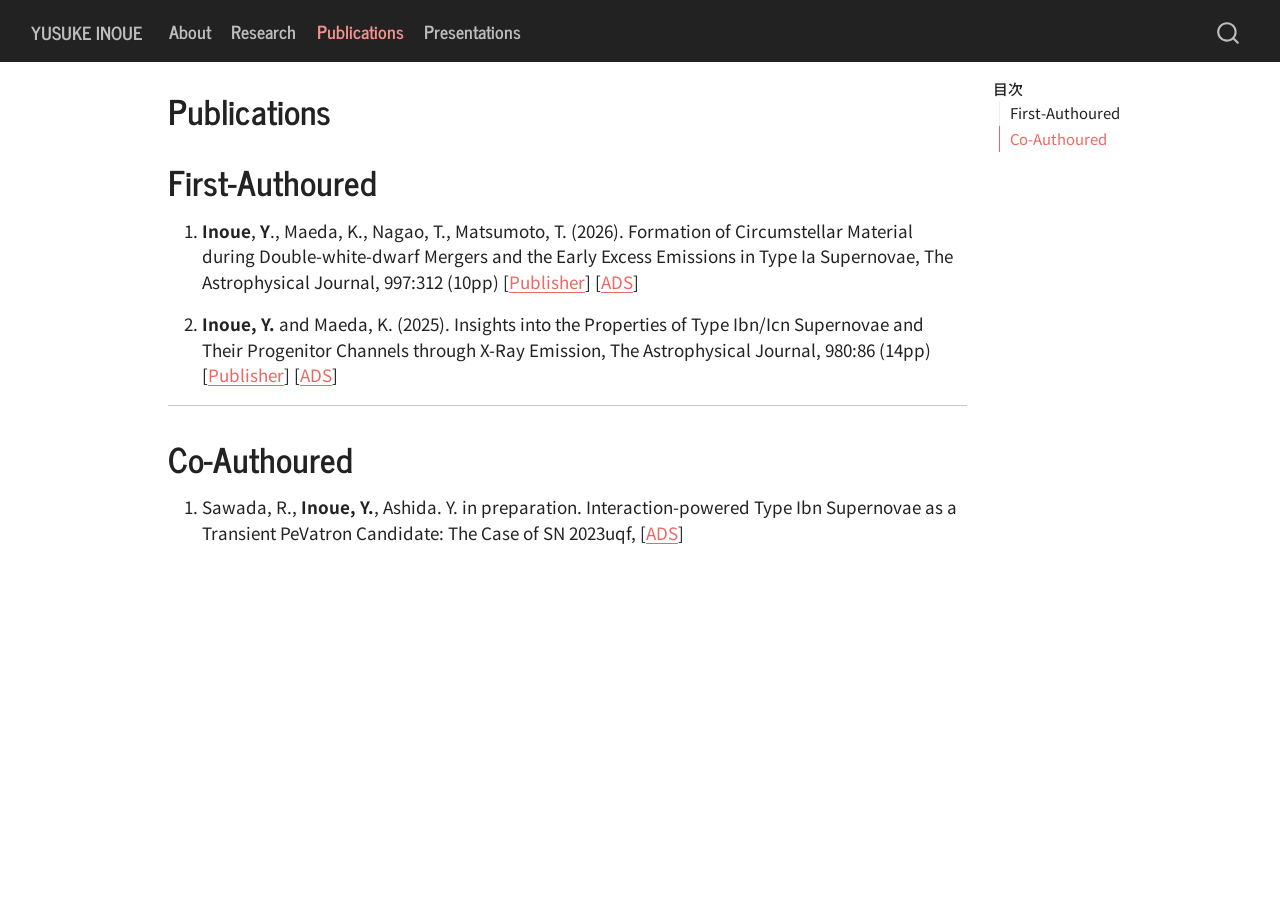
<file: docs/publications.html>
<!DOCTYPE html>
<html xmlns="http://www.w3.org/1999/xhtml" lang="ja" xml:lang="ja"><head>

<meta charset="utf-8">
<meta name="generator" content="quarto-1.9.37">

<meta name="viewport" content="width=device-width, initial-scale=1.0, user-scalable=yes">


<title>Publications – Yusuke Inoue</title>
<style>
/* Default styles provided by pandoc.
** See https://pandoc.org/MANUAL.html#variables-for-html for config info.
*/
code{white-space: pre-wrap;}
span.smallcaps{font-variant: small-caps;}
div.columns{display: flex; gap: min(4vw, 1.5em);}
div.column{flex: auto; overflow-x: auto;}
div.hanging-indent{margin-left: 1.5em; text-indent: -1.5em;}
ul.task-list{list-style: none;}
ul.task-list li input[type="checkbox"] {
  width: 0.8em;
  margin: 0 0.8em 0.2em -1em; /* quarto-specific, see https://github.com/quarto-dev/quarto-cli/issues/4556 */ 
  vertical-align: middle;
}
</style>


<script src="site_libs/quarto-nav/quarto-nav.js"></script>
<script src="site_libs/quarto-nav/headroom.min.js"></script>
<script src="site_libs/clipboard/clipboard.min.js"></script>
<script src="site_libs/quarto-search/autocomplete.umd.js"></script>
<script src="site_libs/quarto-search/fuse.min.js"></script>
<script src="site_libs/quarto-search/quarto-search.js"></script>
<meta name="quarto:offset" content="./">
<script src="site_libs/quarto-html/quarto.js" type="module"></script>
<script src="site_libs/quarto-html/tabsets/tabsets.js" type="module"></script>
<script src="site_libs/quarto-html/popper.min.js"></script>
<script src="site_libs/quarto-html/tippy.umd.min.js"></script>
<script src="site_libs/quarto-html/anchor.min.js"></script>
<link href="site_libs/quarto-html/tippy.css" rel="stylesheet">
<link href="site_libs/quarto-html/quarto-syntax-highlighting-7f8f88aac4f3542376d5c11b86a4c14d.css" rel="stylesheet" id="quarto-text-highlighting-styles">
<script src="site_libs/bootstrap/bootstrap.min.js"></script>
<link href="site_libs/bootstrap/bootstrap-icons.css" rel="stylesheet">
<link href="site_libs/bootstrap/bootstrap-e33d08fc6831e8155f3b610a371344bc.min.css" rel="stylesheet" append-hash="true" id="quarto-bootstrap" data-mode="light">
<script id="quarto-search-options" type="application/json">{
  "location": "navbar",
  "copy-button": false,
  "collapse-after": 3,
  "panel-placement": "end",
  "type": "overlay",
  "limit": 50,
  "keyboard-shortcut": [
    "f",
    "/",
    "s"
  ],
  "show-item-context": false,
  "language": {
    "search-no-results-text": "一致なし",
    "search-matching-documents-text": "一致した文書",
    "search-copy-link-title": "検索へのリンクをコピー",
    "search-hide-matches-text": "追加の検索結果を非表示",
    "search-more-match-text": "追加の検索結果",
    "search-more-matches-text": "追加の検索結果",
    "search-clear-button-title": "消去",
    "search-text-placeholder": "",
    "search-detached-cancel-button-title": "取消",
    "search-submit-button-title": "検索",
    "search-label": "サーチ"
  }
}</script>
<link rel="preconnect" href="https://fonts.googleapis.com">
<link rel="preconnect" href="https://fonts.gstatic.com" crossorigin="">
<link href="https://fonts.googleapis.com/css2?family=Noto+Sans+JP:wght@400;700&amp;display=swap" rel="stylesheet">


</head>

<body class="nav-fixed quarto-light">

<div id="quarto-search-results"></div>
  <header id="quarto-header" class="headroom fixed-top">
    <nav class="navbar navbar-expand-lg " data-bs-theme="dark">
      <div class="navbar-container container-fluid">
      <div class="navbar-brand-container mx-auto">
    <a class="navbar-brand" href="./index.html">
    <span class="navbar-title">Yusuke Inoue</span>
    </a>
  </div>
            <div id="quarto-search" class="" title="サーチ"></div>
          <button class="navbar-toggler" type="button" data-bs-toggle="collapse" data-bs-target="#navbarCollapse" aria-controls="navbarCollapse" role="menu" aria-expanded="false" aria-label="ナビゲーションを切り替える" onclick="if (window.quartoToggleHeadroom) { window.quartoToggleHeadroom(); }">
  <span class="navbar-toggler-icon"></span>
</button>
          <div class="collapse navbar-collapse" id="navbarCollapse">
            <ul class="navbar-nav navbar-nav-scroll me-auto">
  <li class="nav-item">
    <a class="nav-link" href="./index.html"> 
<span class="menu-text">About</span></a>
  </li>  
  <li class="nav-item">
    <a class="nav-link" href="./research.html"> 
<span class="menu-text">Research</span></a>
  </li>  
  <li class="nav-item">
    <a class="nav-link active" href="./publications.html" aria-current="page"> 
<span class="menu-text">Publications</span></a>
  </li>  
  <li class="nav-item">
    <a class="nav-link" href="./presentations.html"> 
<span class="menu-text">Presentations</span></a>
  </li>  
</ul>
          </div> <!-- /navcollapse -->
            <div class="quarto-navbar-tools">
</div>
      </div> <!-- /container-fluid -->
    </nav>
</header>
<!-- content -->
<div id="quarto-content" class="quarto-container page-columns page-rows-contents page-layout-article page-navbar">
<!-- sidebar -->
<!-- margin-sidebar -->
    <div id="quarto-margin-sidebar" class="sidebar margin-sidebar">
        <nav id="TOC" role="doc-toc" class="toc-active">
    <h2 id="toc-title">目次</h2>
   
  <ul>
  <li><a href="#first-authoured" id="toc-first-authoured" class="nav-link active" data-scroll-target="#first-authoured">First-Authoured</a></li>
  <li><a href="#co-authoured" id="toc-co-authoured" class="nav-link" data-scroll-target="#co-authoured">Co-Authoured</a></li>
  </ul>
</nav>
    </div>
<!-- main -->
<main class="content" id="quarto-document-content">

<header id="title-block-header" class="quarto-title-block default">
<div class="quarto-title">
<h1 class="title">Publications</h1>
</div>



<div class="quarto-title-meta">

    
  
    
  </div>
  


</header>


<section id="first-authoured" class="level1">
<h1>First-Authoured</h1>
<ol type="1">
<li><p><strong>Inoue</strong>, <strong>Y</strong>., Maeda, K., Nagao, T., Matsumoto, T. (2026). Formation of Circumstellar Material during Double-white-dwarf Mergers and the Early Excess Emissions in Type Ia Supernovae, The Astrophysical Journal, 997:312 (10pp) [<a href="https://doi.org/10.3847/1538-4357/ae2de7">Publisher</a>] [<a href="https://ui.adsabs.harvard.edu/abs/2026ApJ...997..312I/abstract">ADS</a>]</p></li>
<li><p><strong>Inoue, Y.</strong> and Maeda, K. (2025). Insights into the Properties of Type Ibn/Icn Supernovae and Their Progenitor Channels through X-Ray Emission, The Astrophysical Journal, 980:86 (14pp) [<a href="https://doi.org/10.3847/1538-4357/ad9de6">Publisher</a>] [<a href="https://ui.adsabs.harvard.edu/abs/2025ApJ...980...86I/abstract">ADS</a>]</p></li>
</ol>
<hr>
</section>
<section id="co-authoured" class="level1">
<h1>Co-Authoured</h1>
<ol type="1">
<li>Sawada, R., <strong>Inoue, Y.</strong>, Ashida. Y. in preparation. Interaction-powered Type Ibn Supernovae as a Transient PeVatron Candidate: The Case of SN 2023uqf, [<a href="https://ui.adsabs.harvard.edu/abs/2026arXiv260412496S/abstract">ADS</a>]</li>
</ol>


</section>

</main> <!-- /main -->
<script id="quarto-html-after-body" type="application/javascript">
  window.document.addEventListener("DOMContentLoaded", function (event) {
    const icon = "";
    const anchorJS = new window.AnchorJS();
    anchorJS.options = {
      placement: 'right',
      icon: icon
    };
    anchorJS.add('.anchored');
    const isCodeAnnotation = (el) => {
      for (const clz of el.classList) {
        if (clz.startsWith('code-annotation-')) {                     
          return true;
        }
      }
      return false;
    }
    const onCopySuccess = function(e) {
      // button target
      const button = e.trigger;
      // don't keep focus
      button.blur();
      // flash "checked"
      button.classList.add('code-copy-button-checked');
      var currentTitle = button.getAttribute("title");
      button.setAttribute("title", "コピーしました");
      let tooltip;
      if (window.bootstrap) {
        button.setAttribute("data-bs-toggle", "tooltip");
        button.setAttribute("data-bs-placement", "left");
        button.setAttribute("data-bs-title", "コピーしました");
        tooltip = new bootstrap.Tooltip(button, 
          { trigger: "manual", 
            customClass: "code-copy-button-tooltip",
            offset: [0, -8]});
        tooltip.show();    
      }
      setTimeout(function() {
        if (tooltip) {
          tooltip.hide();
          button.removeAttribute("data-bs-title");
          button.removeAttribute("data-bs-toggle");
          button.removeAttribute("data-bs-placement");
        }
        button.setAttribute("title", currentTitle);
        button.classList.remove('code-copy-button-checked');
      }, 1000);
      // clear code selection
      e.clearSelection();
    }
    const getTextToCopy = function(trigger) {
      const outerScaffold = trigger.parentElement.cloneNode(true);
      const codeEl = outerScaffold.querySelector('code');
      for (const childEl of codeEl.children) {
        if (isCodeAnnotation(childEl)) {
          childEl.remove();
        }
      }
      return codeEl.innerText;
    }
    const clipboard = new window.ClipboardJS('.code-copy-button:not([data-in-quarto-modal])', {
      text: getTextToCopy
    });
    clipboard.on('success', onCopySuccess);
    if (window.document.getElementById('quarto-embedded-source-code-modal')) {
      const clipboardModal = new window.ClipboardJS('.code-copy-button[data-in-quarto-modal]', {
        text: getTextToCopy,
        container: window.document.getElementById('quarto-embedded-source-code-modal')
      });
      clipboardModal.on('success', onCopySuccess);
    }
      var localhostRegex = new RegExp(/^(?:http|https):\/\/localhost\:?[0-9]*\//);
      var mailtoRegex = new RegExp(/^mailto:/);
        var filterRegex = new RegExp('/' + window.location.host + '/');
      var isInternal = (href) => {
          return filterRegex.test(href) || localhostRegex.test(href) || mailtoRegex.test(href);
      }
      // Inspect non-navigation links and adorn them if external
     var links = window.document.querySelectorAll('a[href]:not(.nav-link):not(.navbar-brand):not(.toc-action):not(.sidebar-link):not(.sidebar-item-toggle):not(.pagination-link):not(.no-external):not([aria-hidden]):not(.dropdown-item):not(.quarto-navigation-tool):not(.about-link)');
      for (var i=0; i<links.length; i++) {
        const link = links[i];
        if (!isInternal(link.href)) {
          // undo the damage that might have been done by quarto-nav.js in the case of
          // links that we want to consider external
          if (link.dataset.originalHref !== undefined) {
            link.href = link.dataset.originalHref;
          }
        }
      }
    function tippyHover(el, contentFn, onTriggerFn, onUntriggerFn) {
      const config = {
        allowHTML: true,
        maxWidth: 500,
        delay: 100,
        arrow: false,
        appendTo: function(el) {
            return el.parentElement;
        },
        interactive: true,
        interactiveBorder: 10,
        theme: 'quarto',
        placement: 'bottom-start',
      };
      if (contentFn) {
        config.content = contentFn;
      }
      if (onTriggerFn) {
        config.onTrigger = onTriggerFn;
      }
      if (onUntriggerFn) {
        config.onUntrigger = onUntriggerFn;
      }
      window.tippy(el, config); 
    }
    const noterefs = window.document.querySelectorAll('a[role="doc-noteref"]');
    for (var i=0; i<noterefs.length; i++) {
      const ref = noterefs[i];
      tippyHover(ref, function() {
        // use id or data attribute instead here
        let href = ref.getAttribute('data-footnote-href') || ref.getAttribute('href');
        try { href = new URL(href).hash; } catch {}
        const id = href.replace(/^#\/?/, "");
        const note = window.document.getElementById(id);
        if (note) {
          return note.innerHTML;
        } else {
          return "";
        }
      });
    }
    const xrefs = window.document.querySelectorAll('a.quarto-xref');
    const processXRef = (id, note) => {
      // Strip column container classes
      const stripColumnClz = (el) => {
        el.classList.remove("page-full", "page-columns");
        if (el.children) {
          for (const child of el.children) {
            stripColumnClz(child);
          }
        }
      }
      stripColumnClz(note)
      if (id === null || id.startsWith('sec-')) {
        // Special case sections, only their first couple elements
        const container = document.createElement("div");
        if (note.children && note.children.length > 2) {
          container.appendChild(note.children[0].cloneNode(true));
          for (let i = 1; i < note.children.length; i++) {
            const child = note.children[i];
            if (child.tagName === "P" && child.innerText === "") {
              continue;
            } else {
              container.appendChild(child.cloneNode(true));
              break;
            }
          }
          if (window.Quarto?.typesetMath) {
            window.Quarto.typesetMath(container);
          }
          return container.innerHTML
        } else {
          if (window.Quarto?.typesetMath) {
            window.Quarto.typesetMath(note);
          }
          return note.innerHTML;
        }
      } else {
        // Remove any anchor links if they are present
        const anchorLink = note.querySelector('a.anchorjs-link');
        if (anchorLink) {
          anchorLink.remove();
        }
        if (window.Quarto?.typesetMath) {
          window.Quarto.typesetMath(note);
        }
        if (note.classList.contains("callout")) {
          return note.outerHTML;
        } else {
          return note.innerHTML;
        }
      }
    }
    for (var i=0; i<xrefs.length; i++) {
      const xref = xrefs[i];
      tippyHover(xref, undefined, function(instance) {
        instance.disable();
        let url = xref.getAttribute('href');
        let hash = undefined; 
        if (url.startsWith('#')) {
          hash = url;
        } else {
          try { hash = new URL(url).hash; } catch {}
        }
        if (hash) {
          const id = hash.replace(/^#\/?/, "");
          const note = window.document.getElementById(id);
          if (note !== null) {
            try {
              const html = processXRef(id, note.cloneNode(true));
              instance.setContent(html);
            } finally {
              instance.enable();
              instance.show();
            }
          } else {
            // See if we can fetch this
            fetch(url.split('#')[0])
            .then(res => res.text())
            .then(html => {
              const parser = new DOMParser();
              const htmlDoc = parser.parseFromString(html, "text/html");
              const note = htmlDoc.getElementById(id);
              if (note !== null) {
                const html = processXRef(id, note);
                instance.setContent(html);
              } 
            }).finally(() => {
              instance.enable();
              instance.show();
            });
          }
        } else {
          // See if we can fetch a full url (with no hash to target)
          // This is a special case and we should probably do some content thinning / targeting
          fetch(url)
          .then(res => res.text())
          .then(html => {
            const parser = new DOMParser();
            const htmlDoc = parser.parseFromString(html, "text/html");
            const note = htmlDoc.querySelector('main.content');
            if (note !== null) {
              // This should only happen for chapter cross references
              // (since there is no id in the URL)
              // remove the first header
              if (note.children.length > 0 && note.children[0].tagName === "HEADER") {
                note.children[0].remove();
              }
              const html = processXRef(null, note);
              instance.setContent(html);
            } 
          }).finally(() => {
            instance.enable();
            instance.show();
          });
        }
      }, function(instance) {
      });
    }
        let selectedAnnoteEl;
        const selectorForAnnotation = ( cell, annotation) => {
          let cellAttr = 'data-code-cell="' + cell + '"';
          let lineAttr = 'data-code-annotation="' +  annotation + '"';
          const selector = 'span[' + cellAttr + '][' + lineAttr + ']';
          return selector;
        }
        const selectCodeLines = (annoteEl) => {
          const doc = window.document;
          const targetCell = annoteEl.getAttribute("data-target-cell");
          const targetAnnotation = annoteEl.getAttribute("data-target-annotation");
          const annoteSpan = window.document.querySelector(selectorForAnnotation(targetCell, targetAnnotation));
          const lines = annoteSpan.getAttribute("data-code-lines").split(",");
          const lineIds = lines.map((line) => {
            return targetCell + "-" + line;
          })
          let top = null;
          let height = null;
          let parent = null;
          if (lineIds.length > 0) {
              //compute the position of the single el (top and bottom and make a div)
              const el = window.document.getElementById(lineIds[0]);
              top = el.offsetTop;
              height = el.offsetHeight;
              parent = el.parentElement.parentElement;
            if (lineIds.length > 1) {
              const lastEl = window.document.getElementById(lineIds[lineIds.length - 1]);
              const bottom = lastEl.offsetTop + lastEl.offsetHeight;
              height = bottom - top;
            }
            if (top !== null && height !== null && parent !== null) {
              // cook up a div (if necessary) and position it 
              let div = window.document.getElementById("code-annotation-line-highlight");
              if (div === null) {
                div = window.document.createElement("div");
                div.setAttribute("id", "code-annotation-line-highlight");
                div.style.position = 'absolute';
                parent.appendChild(div);
              }
              div.style.top = top - 2 + "px";
              div.style.height = height + 4 + "px";
              div.style.left = 0;
              let gutterDiv = window.document.getElementById("code-annotation-line-highlight-gutter");
              if (gutterDiv === null) {
                gutterDiv = window.document.createElement("div");
                gutterDiv.setAttribute("id", "code-annotation-line-highlight-gutter");
                gutterDiv.style.position = 'absolute';
                const codeCell = window.document.getElementById(targetCell);
                const gutter = codeCell.querySelector('.code-annotation-gutter');
                gutter.appendChild(gutterDiv);
              }
              gutterDiv.style.top = top - 2 + "px";
              gutterDiv.style.height = height + 4 + "px";
            }
            selectedAnnoteEl = annoteEl;
          }
        };
        const unselectCodeLines = () => {
          const elementsIds = ["code-annotation-line-highlight", "code-annotation-line-highlight-gutter"];
          elementsIds.forEach((elId) => {
            const div = window.document.getElementById(elId);
            if (div) {
              div.remove();
            }
          });
          selectedAnnoteEl = undefined;
        };
          // Handle positioning of the toggle
      window.addEventListener(
        "resize",
        throttle(() => {
          elRect = undefined;
          if (selectedAnnoteEl) {
            selectCodeLines(selectedAnnoteEl);
          }
        }, 10)
      );
      function throttle(fn, ms) {
      let throttle = false;
      let timer;
        return (...args) => {
          if(!throttle) { // first call gets through
              fn.apply(this, args);
              throttle = true;
          } else { // all the others get throttled
              if(timer) clearTimeout(timer); // cancel #2
              timer = setTimeout(() => {
                fn.apply(this, args);
                timer = throttle = false;
              }, ms);
          }
        };
      }
        // Attach click handler to the DT
        const annoteDls = window.document.querySelectorAll('dt[data-target-cell]');
        for (const annoteDlNode of annoteDls) {
          annoteDlNode.addEventListener('click', (event) => {
            const clickedEl = event.target;
            if (clickedEl !== selectedAnnoteEl) {
              unselectCodeLines();
              const activeEl = window.document.querySelector('dt[data-target-cell].code-annotation-active');
              if (activeEl) {
                activeEl.classList.remove('code-annotation-active');
              }
              selectCodeLines(clickedEl);
              clickedEl.classList.add('code-annotation-active');
            } else {
              // Unselect the line
              unselectCodeLines();
              clickedEl.classList.remove('code-annotation-active');
            }
          });
        }
    const findCites = (el) => {
      const parentEl = el.parentElement;
      if (parentEl) {
        const cites = parentEl.dataset.cites;
        if (cites) {
          return {
            el,
            cites: cites.split(' ')
          };
        } else {
          return findCites(el.parentElement)
        }
      } else {
        return undefined;
      }
    };
    var bibliorefs = window.document.querySelectorAll('a[role="doc-biblioref"]');
    for (var i=0; i<bibliorefs.length; i++) {
      const ref = bibliorefs[i];
      const citeInfo = findCites(ref);
      if (citeInfo) {
        tippyHover(citeInfo.el, function() {
          var popup = window.document.createElement('div');
          citeInfo.cites.forEach(function(cite) {
            var citeDiv = window.document.createElement('div');
            citeDiv.classList.add('hanging-indent');
            citeDiv.classList.add('csl-entry');
            var biblioDiv = window.document.getElementById('ref-' + cite);
            if (biblioDiv) {
              citeDiv.innerHTML = biblioDiv.innerHTML;
            }
            popup.appendChild(citeDiv);
          });
          return popup.innerHTML;
        });
      }
    }
  });
  </script>
</div> <!-- /content -->




</body></html>
</file>
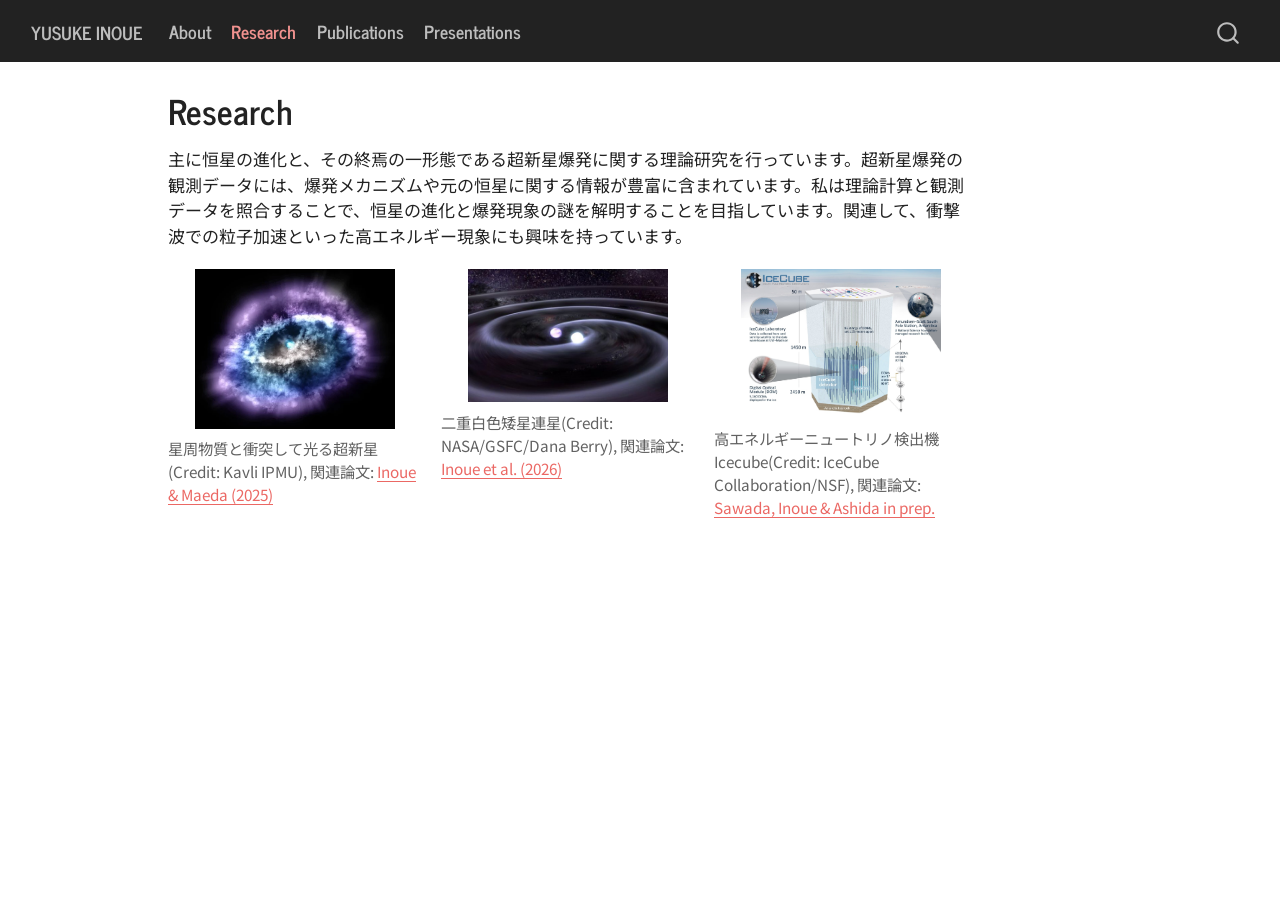
<file: docs/research.html>
<!DOCTYPE html>
<html xmlns="http://www.w3.org/1999/xhtml" lang="ja" xml:lang="ja"><head>

<meta charset="utf-8">
<meta name="generator" content="quarto-1.9.37">

<meta name="viewport" content="width=device-width, initial-scale=1.0, user-scalable=yes">


<title>Research – Yusuke Inoue</title>
<style>
/* Default styles provided by pandoc.
** See https://pandoc.org/MANUAL.html#variables-for-html for config info.
*/
code{white-space: pre-wrap;}
span.smallcaps{font-variant: small-caps;}
div.columns{display: flex; gap: min(4vw, 1.5em);}
div.column{flex: auto; overflow-x: auto;}
div.hanging-indent{margin-left: 1.5em; text-indent: -1.5em;}
ul.task-list{list-style: none;}
ul.task-list li input[type="checkbox"] {
  width: 0.8em;
  margin: 0 0.8em 0.2em -1em; /* quarto-specific, see https://github.com/quarto-dev/quarto-cli/issues/4556 */ 
  vertical-align: middle;
}
</style>


<script src="site_libs/quarto-nav/quarto-nav.js"></script>
<script src="site_libs/quarto-nav/headroom.min.js"></script>
<script src="site_libs/clipboard/clipboard.min.js"></script>
<script src="site_libs/quarto-search/autocomplete.umd.js"></script>
<script src="site_libs/quarto-search/fuse.min.js"></script>
<script src="site_libs/quarto-search/quarto-search.js"></script>
<meta name="quarto:offset" content="./">
<script src="site_libs/quarto-html/quarto.js" type="module"></script>
<script src="site_libs/quarto-html/tabsets/tabsets.js" type="module"></script>
<script src="site_libs/quarto-html/popper.min.js"></script>
<script src="site_libs/quarto-html/tippy.umd.min.js"></script>
<script src="site_libs/quarto-html/anchor.min.js"></script>
<link href="site_libs/quarto-html/tippy.css" rel="stylesheet">
<link href="site_libs/quarto-html/quarto-syntax-highlighting-7f8f88aac4f3542376d5c11b86a4c14d.css" rel="stylesheet" id="quarto-text-highlighting-styles">
<script src="site_libs/bootstrap/bootstrap.min.js"></script>
<link href="site_libs/bootstrap/bootstrap-icons.css" rel="stylesheet">
<link href="site_libs/bootstrap/bootstrap-e33d08fc6831e8155f3b610a371344bc.min.css" rel="stylesheet" append-hash="true" id="quarto-bootstrap" data-mode="light">
<script id="quarto-search-options" type="application/json">{
  "location": "navbar",
  "copy-button": false,
  "collapse-after": 3,
  "panel-placement": "end",
  "type": "overlay",
  "limit": 50,
  "keyboard-shortcut": [
    "f",
    "/",
    "s"
  ],
  "show-item-context": false,
  "language": {
    "search-no-results-text": "一致なし",
    "search-matching-documents-text": "一致した文書",
    "search-copy-link-title": "検索へのリンクをコピー",
    "search-hide-matches-text": "追加の検索結果を非表示",
    "search-more-match-text": "追加の検索結果",
    "search-more-matches-text": "追加の検索結果",
    "search-clear-button-title": "消去",
    "search-text-placeholder": "",
    "search-detached-cancel-button-title": "取消",
    "search-submit-button-title": "検索",
    "search-label": "サーチ"
  }
}</script>
<link rel="preconnect" href="https://fonts.googleapis.com">
<link rel="preconnect" href="https://fonts.gstatic.com" crossorigin="">
<link href="https://fonts.googleapis.com/css2?family=Noto+Sans+JP:wght@400;700&amp;display=swap" rel="stylesheet">


</head>

<body class="nav-fixed quarto-light">

<div id="quarto-search-results"></div>
  <header id="quarto-header" class="headroom fixed-top">
    <nav class="navbar navbar-expand-lg " data-bs-theme="dark">
      <div class="navbar-container container-fluid">
      <div class="navbar-brand-container mx-auto">
    <a class="navbar-brand" href="./index.html">
    <span class="navbar-title">Yusuke Inoue</span>
    </a>
  </div>
            <div id="quarto-search" class="" title="サーチ"></div>
          <button class="navbar-toggler" type="button" data-bs-toggle="collapse" data-bs-target="#navbarCollapse" aria-controls="navbarCollapse" role="menu" aria-expanded="false" aria-label="ナビゲーションを切り替える" onclick="if (window.quartoToggleHeadroom) { window.quartoToggleHeadroom(); }">
  <span class="navbar-toggler-icon"></span>
</button>
          <div class="collapse navbar-collapse" id="navbarCollapse">
            <ul class="navbar-nav navbar-nav-scroll me-auto">
  <li class="nav-item">
    <a class="nav-link" href="./index.html"> 
<span class="menu-text">About</span></a>
  </li>  
  <li class="nav-item">
    <a class="nav-link active" href="./research.html" aria-current="page"> 
<span class="menu-text">Research</span></a>
  </li>  
  <li class="nav-item">
    <a class="nav-link" href="./publications.html"> 
<span class="menu-text">Publications</span></a>
  </li>  
  <li class="nav-item">
    <a class="nav-link" href="./presentations.html"> 
<span class="menu-text">Presentations</span></a>
  </li>  
</ul>
          </div> <!-- /navcollapse -->
            <div class="quarto-navbar-tools">
</div>
      </div> <!-- /container-fluid -->
    </nav>
</header>
<!-- content -->
<div id="quarto-content" class="quarto-container page-columns page-rows-contents page-layout-article page-navbar">
<!-- sidebar -->
<!-- margin-sidebar -->
    <div id="quarto-margin-sidebar" class="sidebar margin-sidebar zindex-bottom">
        
    </div>
<!-- main -->
<main class="content" id="quarto-document-content">

<header id="title-block-header" class="quarto-title-block default">
<div class="quarto-title">
<h1 class="title">Research</h1>
</div>



<div class="quarto-title-meta">

    
  
    
  </div>
  


</header>


<p>主に恒星の進化と、その終焉の一形態である超新星爆発に関する理論研究を行っています。超新星爆発の観測データには、爆発メカニズムや元の恒星に関する情報が豊富に含まれています。私は理論計算と観測データを照合することで、恒星の進化と爆発現象の謎を解明することを目指しています。関連して、衝撃波での粒子加速といった高エネルギー現象にも興味を持っています。</p>
<div class="quarto-layout-panel" data-layout-ncol="3">
<div class="quarto-layout-row">
<div class="quarto-layout-cell" style="flex-basis: 33.3%;justify-content: flex-start;">
<div class="quarto-figure quarto-figure-center">
<figure class="figure">
<p><img src="figs/shock-powered-supernova.webp" class="img-fluid figure-img" width="200"></p>
<figcaption>星周物質と衝突して光る超新星(Credit: Kavli IPMU), 関連論文: <a href="https://ui.adsabs.harvard.edu/abs/2025ApJ...980...86I/abstract">Inoue &amp; Maeda (2025)</a></figcaption>
</figure>
</div>
</div>
<div class="quarto-layout-cell" style="flex-basis: 33.3%;justify-content: flex-start;">
<div class="quarto-figure quarto-figure-center">
<figure class="figure">
<p><img src="figs/white-dwarf-stars.jpg" class="img-fluid figure-img" width="200"></p>
<figcaption>二重白色矮星連星(Credit: NASA/GSFC/Dana Berry), 関連論文: <a href="https://ui.adsabs.harvard.edu/abs/2026ApJ...997..312I/abstract">Inoue et al.&nbsp;(2026)</a></figcaption>
</figure>
</div>
</div>
<div class="quarto-layout-cell" style="flex-basis: 33.3%;justify-content: flex-start;">
<div class="quarto-figure quarto-figure-center">
<figure class="figure">
<p><img src="figs/icecube_detector.jpg" class="img-fluid figure-img" width="200"></p>
<figcaption>高エネルギーニュートリノ検出機Icecube(Credit: IceCube Collaboration/NSF), 関連論文: <a href="https://ui.adsabs.harvard.edu/abs/2026arXiv260412496S/abstract">Sawada, Inoue &amp; Ashida in prep.</a></figcaption>
</figure>
</div>
</div>
</div>
</div>
<!-- 
### 重力崩壊型超新星
大量の星周物質と衝突して光る重力崩壊型超新星
Image credit: NASA/JPL-Caltech

### Ia型超新星
わずかな星周物質の兆候を見せるIa型超新星が報告されています。
Image credit: NASA/JPL-Caltech

### 高エネルギーニュートリノ
宇宙から届く高エネルギーニュートリノの招待はわかっていません。
Image credit: NASA/JPL-Caltech -->



</main> <!-- /main -->
<script id="quarto-html-after-body" type="application/javascript">
  window.document.addEventListener("DOMContentLoaded", function (event) {
    const icon = "";
    const anchorJS = new window.AnchorJS();
    anchorJS.options = {
      placement: 'right',
      icon: icon
    };
    anchorJS.add('.anchored');
    const isCodeAnnotation = (el) => {
      for (const clz of el.classList) {
        if (clz.startsWith('code-annotation-')) {                     
          return true;
        }
      }
      return false;
    }
    const onCopySuccess = function(e) {
      // button target
      const button = e.trigger;
      // don't keep focus
      button.blur();
      // flash "checked"
      button.classList.add('code-copy-button-checked');
      var currentTitle = button.getAttribute("title");
      button.setAttribute("title", "コピーしました");
      let tooltip;
      if (window.bootstrap) {
        button.setAttribute("data-bs-toggle", "tooltip");
        button.setAttribute("data-bs-placement", "left");
        button.setAttribute("data-bs-title", "コピーしました");
        tooltip = new bootstrap.Tooltip(button, 
          { trigger: "manual", 
            customClass: "code-copy-button-tooltip",
            offset: [0, -8]});
        tooltip.show();    
      }
      setTimeout(function() {
        if (tooltip) {
          tooltip.hide();
          button.removeAttribute("data-bs-title");
          button.removeAttribute("data-bs-toggle");
          button.removeAttribute("data-bs-placement");
        }
        button.setAttribute("title", currentTitle);
        button.classList.remove('code-copy-button-checked');
      }, 1000);
      // clear code selection
      e.clearSelection();
    }
    const getTextToCopy = function(trigger) {
      const outerScaffold = trigger.parentElement.cloneNode(true);
      const codeEl = outerScaffold.querySelector('code');
      for (const childEl of codeEl.children) {
        if (isCodeAnnotation(childEl)) {
          childEl.remove();
        }
      }
      return codeEl.innerText;
    }
    const clipboard = new window.ClipboardJS('.code-copy-button:not([data-in-quarto-modal])', {
      text: getTextToCopy
    });
    clipboard.on('success', onCopySuccess);
    if (window.document.getElementById('quarto-embedded-source-code-modal')) {
      const clipboardModal = new window.ClipboardJS('.code-copy-button[data-in-quarto-modal]', {
        text: getTextToCopy,
        container: window.document.getElementById('quarto-embedded-source-code-modal')
      });
      clipboardModal.on('success', onCopySuccess);
    }
      var localhostRegex = new RegExp(/^(?:http|https):\/\/localhost\:?[0-9]*\//);
      var mailtoRegex = new RegExp(/^mailto:/);
        var filterRegex = new RegExp('/' + window.location.host + '/');
      var isInternal = (href) => {
          return filterRegex.test(href) || localhostRegex.test(href) || mailtoRegex.test(href);
      }
      // Inspect non-navigation links and adorn them if external
     var links = window.document.querySelectorAll('a[href]:not(.nav-link):not(.navbar-brand):not(.toc-action):not(.sidebar-link):not(.sidebar-item-toggle):not(.pagination-link):not(.no-external):not([aria-hidden]):not(.dropdown-item):not(.quarto-navigation-tool):not(.about-link)');
      for (var i=0; i<links.length; i++) {
        const link = links[i];
        if (!isInternal(link.href)) {
          // undo the damage that might have been done by quarto-nav.js in the case of
          // links that we want to consider external
          if (link.dataset.originalHref !== undefined) {
            link.href = link.dataset.originalHref;
          }
        }
      }
    function tippyHover(el, contentFn, onTriggerFn, onUntriggerFn) {
      const config = {
        allowHTML: true,
        maxWidth: 500,
        delay: 100,
        arrow: false,
        appendTo: function(el) {
            return el.parentElement;
        },
        interactive: true,
        interactiveBorder: 10,
        theme: 'quarto',
        placement: 'bottom-start',
      };
      if (contentFn) {
        config.content = contentFn;
      }
      if (onTriggerFn) {
        config.onTrigger = onTriggerFn;
      }
      if (onUntriggerFn) {
        config.onUntrigger = onUntriggerFn;
      }
      window.tippy(el, config); 
    }
    const noterefs = window.document.querySelectorAll('a[role="doc-noteref"]');
    for (var i=0; i<noterefs.length; i++) {
      const ref = noterefs[i];
      tippyHover(ref, function() {
        // use id or data attribute instead here
        let href = ref.getAttribute('data-footnote-href') || ref.getAttribute('href');
        try { href = new URL(href).hash; } catch {}
        const id = href.replace(/^#\/?/, "");
        const note = window.document.getElementById(id);
        if (note) {
          return note.innerHTML;
        } else {
          return "";
        }
      });
    }
    const xrefs = window.document.querySelectorAll('a.quarto-xref');
    const processXRef = (id, note) => {
      // Strip column container classes
      const stripColumnClz = (el) => {
        el.classList.remove("page-full", "page-columns");
        if (el.children) {
          for (const child of el.children) {
            stripColumnClz(child);
          }
        }
      }
      stripColumnClz(note)
      if (id === null || id.startsWith('sec-')) {
        // Special case sections, only their first couple elements
        const container = document.createElement("div");
        if (note.children && note.children.length > 2) {
          container.appendChild(note.children[0].cloneNode(true));
          for (let i = 1; i < note.children.length; i++) {
            const child = note.children[i];
            if (child.tagName === "P" && child.innerText === "") {
              continue;
            } else {
              container.appendChild(child.cloneNode(true));
              break;
            }
          }
          if (window.Quarto?.typesetMath) {
            window.Quarto.typesetMath(container);
          }
          return container.innerHTML
        } else {
          if (window.Quarto?.typesetMath) {
            window.Quarto.typesetMath(note);
          }
          return note.innerHTML;
        }
      } else {
        // Remove any anchor links if they are present
        const anchorLink = note.querySelector('a.anchorjs-link');
        if (anchorLink) {
          anchorLink.remove();
        }
        if (window.Quarto?.typesetMath) {
          window.Quarto.typesetMath(note);
        }
        if (note.classList.contains("callout")) {
          return note.outerHTML;
        } else {
          return note.innerHTML;
        }
      }
    }
    for (var i=0; i<xrefs.length; i++) {
      const xref = xrefs[i];
      tippyHover(xref, undefined, function(instance) {
        instance.disable();
        let url = xref.getAttribute('href');
        let hash = undefined; 
        if (url.startsWith('#')) {
          hash = url;
        } else {
          try { hash = new URL(url).hash; } catch {}
        }
        if (hash) {
          const id = hash.replace(/^#\/?/, "");
          const note = window.document.getElementById(id);
          if (note !== null) {
            try {
              const html = processXRef(id, note.cloneNode(true));
              instance.setContent(html);
            } finally {
              instance.enable();
              instance.show();
            }
          } else {
            // See if we can fetch this
            fetch(url.split('#')[0])
            .then(res => res.text())
            .then(html => {
              const parser = new DOMParser();
              const htmlDoc = parser.parseFromString(html, "text/html");
              const note = htmlDoc.getElementById(id);
              if (note !== null) {
                const html = processXRef(id, note);
                instance.setContent(html);
              } 
            }).finally(() => {
              instance.enable();
              instance.show();
            });
          }
        } else {
          // See if we can fetch a full url (with no hash to target)
          // This is a special case and we should probably do some content thinning / targeting
          fetch(url)
          .then(res => res.text())
          .then(html => {
            const parser = new DOMParser();
            const htmlDoc = parser.parseFromString(html, "text/html");
            const note = htmlDoc.querySelector('main.content');
            if (note !== null) {
              // This should only happen for chapter cross references
              // (since there is no id in the URL)
              // remove the first header
              if (note.children.length > 0 && note.children[0].tagName === "HEADER") {
                note.children[0].remove();
              }
              const html = processXRef(null, note);
              instance.setContent(html);
            } 
          }).finally(() => {
            instance.enable();
            instance.show();
          });
        }
      }, function(instance) {
      });
    }
        let selectedAnnoteEl;
        const selectorForAnnotation = ( cell, annotation) => {
          let cellAttr = 'data-code-cell="' + cell + '"';
          let lineAttr = 'data-code-annotation="' +  annotation + '"';
          const selector = 'span[' + cellAttr + '][' + lineAttr + ']';
          return selector;
        }
        const selectCodeLines = (annoteEl) => {
          const doc = window.document;
          const targetCell = annoteEl.getAttribute("data-target-cell");
          const targetAnnotation = annoteEl.getAttribute("data-target-annotation");
          const annoteSpan = window.document.querySelector(selectorForAnnotation(targetCell, targetAnnotation));
          const lines = annoteSpan.getAttribute("data-code-lines").split(",");
          const lineIds = lines.map((line) => {
            return targetCell + "-" + line;
          })
          let top = null;
          let height = null;
          let parent = null;
          if (lineIds.length > 0) {
              //compute the position of the single el (top and bottom and make a div)
              const el = window.document.getElementById(lineIds[0]);
              top = el.offsetTop;
              height = el.offsetHeight;
              parent = el.parentElement.parentElement;
            if (lineIds.length > 1) {
              const lastEl = window.document.getElementById(lineIds[lineIds.length - 1]);
              const bottom = lastEl.offsetTop + lastEl.offsetHeight;
              height = bottom - top;
            }
            if (top !== null && height !== null && parent !== null) {
              // cook up a div (if necessary) and position it 
              let div = window.document.getElementById("code-annotation-line-highlight");
              if (div === null) {
                div = window.document.createElement("div");
                div.setAttribute("id", "code-annotation-line-highlight");
                div.style.position = 'absolute';
                parent.appendChild(div);
              }
              div.style.top = top - 2 + "px";
              div.style.height = height + 4 + "px";
              div.style.left = 0;
              let gutterDiv = window.document.getElementById("code-annotation-line-highlight-gutter");
              if (gutterDiv === null) {
                gutterDiv = window.document.createElement("div");
                gutterDiv.setAttribute("id", "code-annotation-line-highlight-gutter");
                gutterDiv.style.position = 'absolute';
                const codeCell = window.document.getElementById(targetCell);
                const gutter = codeCell.querySelector('.code-annotation-gutter');
                gutter.appendChild(gutterDiv);
              }
              gutterDiv.style.top = top - 2 + "px";
              gutterDiv.style.height = height + 4 + "px";
            }
            selectedAnnoteEl = annoteEl;
          }
        };
        const unselectCodeLines = () => {
          const elementsIds = ["code-annotation-line-highlight", "code-annotation-line-highlight-gutter"];
          elementsIds.forEach((elId) => {
            const div = window.document.getElementById(elId);
            if (div) {
              div.remove();
            }
          });
          selectedAnnoteEl = undefined;
        };
          // Handle positioning of the toggle
      window.addEventListener(
        "resize",
        throttle(() => {
          elRect = undefined;
          if (selectedAnnoteEl) {
            selectCodeLines(selectedAnnoteEl);
          }
        }, 10)
      );
      function throttle(fn, ms) {
      let throttle = false;
      let timer;
        return (...args) => {
          if(!throttle) { // first call gets through
              fn.apply(this, args);
              throttle = true;
          } else { // all the others get throttled
              if(timer) clearTimeout(timer); // cancel #2
              timer = setTimeout(() => {
                fn.apply(this, args);
                timer = throttle = false;
              }, ms);
          }
        };
      }
        // Attach click handler to the DT
        const annoteDls = window.document.querySelectorAll('dt[data-target-cell]');
        for (const annoteDlNode of annoteDls) {
          annoteDlNode.addEventListener('click', (event) => {
            const clickedEl = event.target;
            if (clickedEl !== selectedAnnoteEl) {
              unselectCodeLines();
              const activeEl = window.document.querySelector('dt[data-target-cell].code-annotation-active');
              if (activeEl) {
                activeEl.classList.remove('code-annotation-active');
              }
              selectCodeLines(clickedEl);
              clickedEl.classList.add('code-annotation-active');
            } else {
              // Unselect the line
              unselectCodeLines();
              clickedEl.classList.remove('code-annotation-active');
            }
          });
        }
    const findCites = (el) => {
      const parentEl = el.parentElement;
      if (parentEl) {
        const cites = parentEl.dataset.cites;
        if (cites) {
          return {
            el,
            cites: cites.split(' ')
          };
        } else {
          return findCites(el.parentElement)
        }
      } else {
        return undefined;
      }
    };
    var bibliorefs = window.document.querySelectorAll('a[role="doc-biblioref"]');
    for (var i=0; i<bibliorefs.length; i++) {
      const ref = bibliorefs[i];
      const citeInfo = findCites(ref);
      if (citeInfo) {
        tippyHover(citeInfo.el, function() {
          var popup = window.document.createElement('div');
          citeInfo.cites.forEach(function(cite) {
            var citeDiv = window.document.createElement('div');
            citeDiv.classList.add('hanging-indent');
            citeDiv.classList.add('csl-entry');
            var biblioDiv = window.document.getElementById('ref-' + cite);
            if (biblioDiv) {
              citeDiv.innerHTML = biblioDiv.innerHTML;
            }
            popup.appendChild(citeDiv);
          });
          return popup.innerHTML;
        });
      }
    }
  });
  </script>
</div> <!-- /content -->




</body></html>
</file>
<file: docs/site_libs/quarto-html/tippy.css>
.tippy-box[data-animation=fade][data-state=hidden]{opacity:0}[data-tippy-root]{max-width:calc(100vw - 10px)}.tippy-box{position:relative;background-color:#333;color:#fff;border-radius:4px;font-size:14px;line-height:1.4;white-space:normal;outline:0;transition-property:transform,visibility,opacity}.tippy-box[data-placement^=top]>.tippy-arrow{bottom:0}.tippy-box[data-placement^=top]>.tippy-arrow:before{bottom:-7px;left:0;border-width:8px 8px 0;border-top-color:initial;transform-origin:center top}.tippy-box[data-placement^=bottom]>.tippy-arrow{top:0}.tippy-box[data-placement^=bottom]>.tippy-arrow:before{top:-7px;left:0;border-width:0 8px 8px;border-bottom-color:initial;transform-origin:center bottom}.tippy-box[data-placement^=left]>.tippy-arrow{right:0}.tippy-box[data-placement^=left]>.tippy-arrow:before{border-width:8px 0 8px 8px;border-left-color:initial;right:-7px;transform-origin:center left}.tippy-box[data-placement^=right]>.tippy-arrow{left:0}.tippy-box[data-placement^=right]>.tippy-arrow:before{left:-7px;border-width:8px 8px 8px 0;border-right-color:initial;transform-origin:center right}.tippy-box[data-inertia][data-state=visible]{transition-timing-function:cubic-bezier(.54,1.5,.38,1.11)}.tippy-arrow{width:16px;height:16px;color:#333}.tippy-arrow:before{content:"";position:absolute;border-color:transparent;border-style:solid}.tippy-content{position:relative;padding:5px 9px;z-index:1}
</file>
<file: docs/site_libs/quarto-html/quarto-syntax-highlighting-7f8f88aac4f3542376d5c11b86a4c14d.css>
/* quarto syntax highlight colors */
:root {
  --quarto-hl-ot-color: #003B4F;
  --quarto-hl-at-color: #657422;
  --quarto-hl-ss-color: #20794D;
  --quarto-hl-an-color: #5E5E5E;
  --quarto-hl-fu-color: #4758AB;
  --quarto-hl-st-color: #20794D;
  --quarto-hl-cf-color: #003B4F;
  --quarto-hl-op-color: #5E5E5E;
  --quarto-hl-er-color: #AD0000;
  --quarto-hl-bn-color: #AD0000;
  --quarto-hl-al-color: #AD0000;
  --quarto-hl-va-color: #111111;
  --quarto-hl-bu-color: inherit;
  --quarto-hl-ex-color: inherit;
  --quarto-hl-pp-color: #AD0000;
  --quarto-hl-in-color: #5E5E5E;
  --quarto-hl-vs-color: #20794D;
  --quarto-hl-wa-color: #5E5E5E;
  --quarto-hl-do-color: #5E5E5E;
  --quarto-hl-im-color: #00769E;
  --quarto-hl-ch-color: #20794D;
  --quarto-hl-dt-color: #AD0000;
  --quarto-hl-fl-color: #AD0000;
  --quarto-hl-co-color: #5E5E5E;
  --quarto-hl-cv-color: #5E5E5E;
  --quarto-hl-cn-color: #8f5902;
  --quarto-hl-sc-color: #5E5E5E;
  --quarto-hl-dv-color: #AD0000;
  --quarto-hl-kw-color: #003B4F;
}

/* other quarto variables */
:root {
  --quarto-font-monospace: SFMono-Regular, Menlo, Monaco, Consolas, "Liberation Mono", "Courier New", monospace;
}

/* syntax highlight based on Pandoc's rules */
pre > code.sourceCode > span {
  color: #003B4F;
}

code.sourceCode > span {
  color: #003B4F;
}

div.sourceCode,
div.sourceCode pre.sourceCode {
  color: #003B4F;
}

/* Normal */
code span {
  color: #003B4F;
}

/* Alert */
code span.al {
  color: #AD0000;
  font-style: inherit;
}

/* Annotation */
code span.an {
  color: #5E5E5E;
  font-style: inherit;
}

/* Attribute */
code span.at {
  color: #657422;
  font-style: inherit;
}

/* BaseN */
code span.bn {
  color: #AD0000;
  font-style: inherit;
}

/* BuiltIn */
code span.bu {
  font-style: inherit;
}

/* ControlFlow */
code span.cf {
  color: #003B4F;
  font-weight: bold;
  font-style: inherit;
}

/* Char */
code span.ch {
  color: #20794D;
  font-style: inherit;
}

/* Constant */
code span.cn {
  color: #8f5902;
  font-style: inherit;
}

/* Comment */
code span.co {
  color: #5E5E5E;
  font-style: inherit;
}

/* CommentVar */
code span.cv {
  color: #5E5E5E;
  font-style: italic;
}

/* Documentation */
code span.do {
  color: #5E5E5E;
  font-style: italic;
}

/* DataType */
code span.dt {
  color: #AD0000;
  font-style: inherit;
}

/* DecVal */
code span.dv {
  color: #AD0000;
  font-style: inherit;
}

/* Error */
code span.er {
  color: #AD0000;
  font-style: inherit;
}

/* Extension */
code span.ex {
  font-style: inherit;
}

/* Float */
code span.fl {
  color: #AD0000;
  font-style: inherit;
}

/* Function */
code span.fu {
  color: #4758AB;
  font-style: inherit;
}

/* Import */
code span.im {
  color: #00769E;
  font-style: inherit;
}

/* Information */
code span.in {
  color: #5E5E5E;
  font-style: inherit;
}

/* Keyword */
code span.kw {
  color: #003B4F;
  font-weight: bold;
  font-style: inherit;
}

/* Operator */
code span.op {
  color: #5E5E5E;
  font-style: inherit;
}

/* Other */
code span.ot {
  color: #003B4F;
  font-style: inherit;
}

/* Preprocessor */
code span.pp {
  color: #AD0000;
  font-style: inherit;
}

/* SpecialChar */
code span.sc {
  color: #5E5E5E;
  font-style: inherit;
}

/* SpecialString */
code span.ss {
  color: #20794D;
  font-style: inherit;
}

/* String */
code span.st {
  color: #20794D;
  font-style: inherit;
}

/* Variable */
code span.va {
  color: #111111;
  font-style: inherit;
}

/* VerbatimString */
code span.vs {
  color: #20794D;
  font-style: inherit;
}

/* Warning */
code span.wa {
  color: #5E5E5E;
  font-style: italic;
}

.prevent-inlining {
  content: "</";
}

/*# sourceMappingURL=789ad8cd35626ba772517505b42a116e.css.map */
</file>
